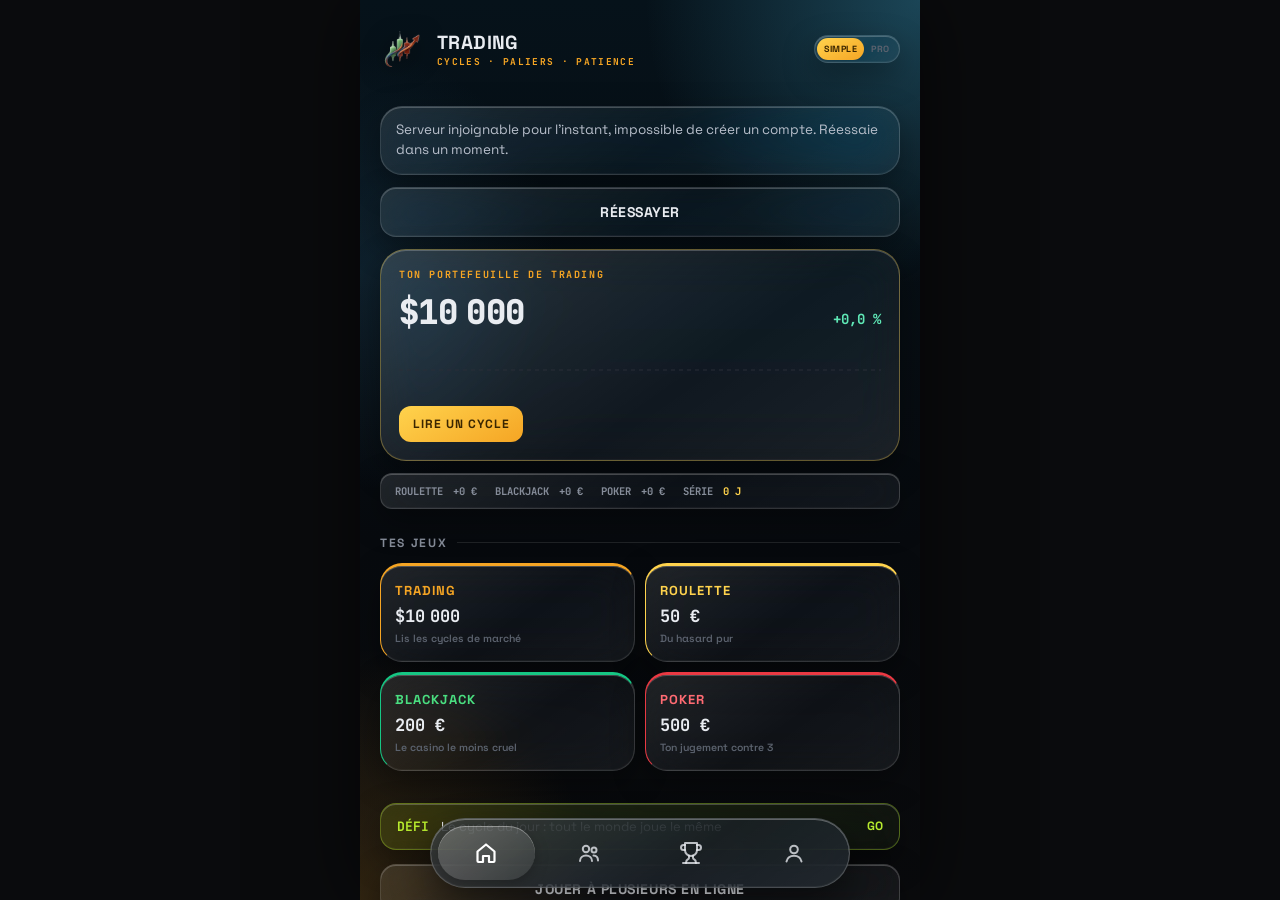
<file: index.html>
<!doctype html>
<html lang="fr">
<head>
<meta charset="utf-8">
<meta name="viewport" content="width=device-width,initial-scale=1,maximum-scale=1,user-scalable=no,viewport-fit=cover">
<meta name="theme-color" content="#0a0b0d">
<meta name="apple-mobile-web-app-capable" content="yes">
<meta name="mobile-web-app-capable" content="yes">
<meta name="apple-mobile-web-app-status-bar-style" content="black-translucent">
<meta name="apple-mobile-web-app-title" content="Trading">
<link rel="manifest" href="manifest.webmanifest">
<link rel="apple-touch-icon" href="assets/icons/icon-180.png?v=3">
<link rel="apple-touch-icon" sizes="152x152" href="assets/icons/icon-152.png?v=3">
<link rel="apple-touch-icon" sizes="180x180" href="assets/icons/icon-180.png?v=3">
<link rel="icon" href="assets/icons/favicon.png?v=3">
<link rel="preconnect" href="https://fonts.googleapis.com">
<link rel="preconnect" href="https://fonts.gstatic.com" crossorigin>
<link rel="stylesheet" href="https://fonts.googleapis.com/css2?family=JetBrains+Mono:wght@500;700;800&family=Space+Grotesk:wght@400;500;600;700&display=swap">
<link rel="stylesheet" href="assets/css/style.css">
<title>Trading</title>
</head>
<body>
<div id="app">
<section class="page avec-nav">
  <div class="brand">
    <div class="mark"><img src="assets/icons/logo.png" alt=""></div>
    <div style="flex:1"><div class="nm">TRADING</div><div class="sb">CYCLES &middot; PALIERS &middot; PATIENCE</div></div>
    <div class="modesw" id="modesw"><b data-m="simple">SIMPLE</b><b data-m="pro">PRO</b></div>
  </div>

  <div id="authbox"><p class="note">Chargement&hellip;</p></div>

  <a class="hero" id="hero" href="app.html">
    <span class="hero-lab" id="hero-lab">NOUVELLE PARTIE DE TRADING</span>
    <span class="hero-ligne"><b id="hero-cash">$10 000</b><i id="hero-var"></i></span>
    <canvas id="hero-courbe" aria-hidden="true"></canvas>
    <span class="hero-cta" id="hero-cta">LIRE UN CYCLE</span>
  </a>

  <div class="ticker" id="ticker"></div>

  <h2>Tes jeux</h2>
  <div class="jeux">
    <a class="jeu j-tr" href="app.html"><div class="t">TRADING</div><div class="s" id="j-trading">$10 000</div>
      <div class="d">Lis les cycles de marché</div><span class="pastille" id="j-reprise" hidden>EN COURS</span></a>
    <a class="jeu j-rl" href="roulette.html"><div class="t">ROULETTE</div><div class="s" id="j-roulette">50 €</div>
      <div class="d">Du hasard pur</div></a>
    <a class="jeu j-bj" href="blackjack.html"><div class="t">BLACKJACK</div><div class="s" id="j-blackjack">200 €</div>
      <div class="d">Le casino le moins cruel</div></a>
    <a class="jeu j-pk" href="poker.html"><div class="t">POKER</div><div class="s" id="j-poker">500 €</div>
      <div class="d">Ton jugement contre 3</div></a>
  </div>

  <a class="bandeau-defi" href="defi.html" id="b-defi">
    <b>DÉFI</b><span id="defi-txt">Le cycle du jour : tout le monde joue le même</span><s>GO</s>
  </a>

  <a class="btn ghost" href="salon.html">JOUER À PLUSIEURS EN LIGNE</a>
  <p class="note" style="text-align:center;margin-top:6px">Roulette, blackjack et poker
  avec tes amis, sur la même table et en temps réel.</p>

  <div class="a2hs" id="a2hs">
    <b>Installer sur l'écran d'accueil</b><br>
    iPhone : bouton Partager dans Safari → <b>Sur l'écran d'accueil</b>.<br>
    Android : menu ⋮ → <b>Installer l'application</b>.
  </div>
  <div class="grow"></div>
  <p class="note" style="text-align:center;margin-top:22px">Outil d'entraînement pédagogique.
  Aucune recommandation d'investissement.</p>
</section>
<nav class="tabbar" data-on="accueil"></nav>
</div>
<script src="assets/js/core.js"></script>
<script src="assets/js/audio.js"></script>
<script src="assets/data/catalogue.js"></script>
<script src="assets/js/score.js"></script>
<script src="assets/js/cloud.js"></script>
<script src="assets/js/ui.js"></script>
<script src="assets/js/home.js"></script>
</body></html>
</file>
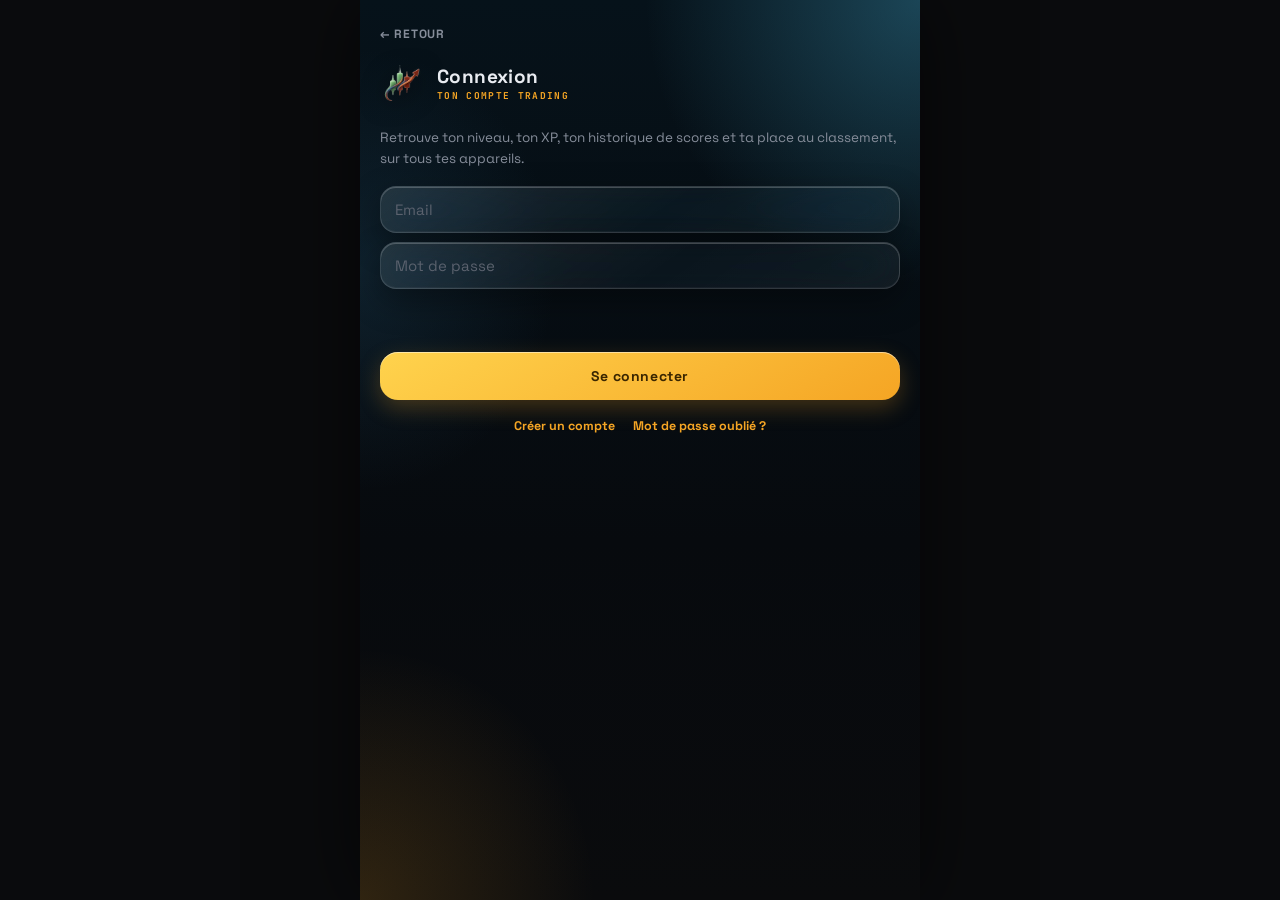
<file: app.html>
<!doctype html>
<html lang="fr">
<head>
<meta charset="utf-8">
<meta name="viewport" content="width=device-width,initial-scale=1,maximum-scale=1,user-scalable=no,viewport-fit=cover">
<meta name="theme-color" content="#0a0b0d">
<meta name="apple-mobile-web-app-capable" content="yes">
<meta name="mobile-web-app-capable" content="yes">
<meta name="apple-mobile-web-app-status-bar-style" content="black-translucent">
<meta name="apple-mobile-web-app-title" content="Trading">
<link rel="manifest" href="manifest.webmanifest">
<link rel="apple-touch-icon" href="assets/icons/icon-180.png?v=3">
<link rel="apple-touch-icon" sizes="152x152" href="assets/icons/icon-152.png?v=3">
<link rel="apple-touch-icon" sizes="180x180" href="assets/icons/icon-180.png?v=3">
<link rel="icon" href="assets/icons/favicon.png?v=3">
<link rel="preconnect" href="https://fonts.googleapis.com">
<link rel="preconnect" href="https://fonts.gstatic.com" crossorigin>
<link rel="stylesheet" href="https://fonts.googleapis.com/css2?family=JetBrains+Mono:wght@500;700;800&family=Space+Grotesk:wght@400;500;600;700&display=swap">
<link rel="stylesheet" href="assets/css/style.css">
<title>Trading</title>
</head>
<body>
<div id="app">

<!-- ============ RÉGLAGES AVANT LA PARTIE ============ -->
<section class="screen on" id="s-setup" style="overflow-y:auto;padding:calc(env(safe-area-inset-top) + 22px) 20px calc(env(safe-area-inset-bottom) + 20px)">
  <div class="phead" style="margin-bottom:20px">
    <a class="back" href="index.html" style="margin:0">← ACCUEIL</a>
    <div class="pinfo" style="text-align:center">
      <div class="prow" style="justify-content:center"><span>TRADING</span></div>
      <div class="note">nouvelle partie</div>
    </div>
    <div class="modesw" id="modesw"><b data-m="simple">SIMPLE</b><b data-m="pro">PRO</b></div>
  </div>

  <div id="reprise"></div>

  <div class="walletbig"><u>TON PORTEFEUILLE</u><b id="su-cash">$10 000</b></div>

  <div class="etape"><s>1</s> Sur quoi tu joues</div>
  <div id="marchebox"></div>

  <div class="etape"><s>2</s> Comment tu joues</div>

  <div class="reglage" style="margin-top:6px">
    <div class="lab"><u>CE QUE TU ENGAGES</u><b id="su-partv">100 %</b></div>
    <input type="range" id="su-part" min="5" max="100" step="5" value="100">
    <div class="note" id="su-parte"></div>
  </div>

  <div class="reglage">
    <div class="lab"><u>NOMBRE DE MANCHES</u><b id="su-manchesv">10</b></div>
    <input type="range" id="su-manches" min="5" max="25" step="1" value="10">
    <div class="note">le cycle sera découpé en autant de moments de décision</div>
  </div>

  <p class="expl">Ce que tu n'engages pas reste au chaud et ne bouge pas.
  Plus tu découpes en manches, plus tu peux fractionner tes entrées — et plus la partie est longue.</p>

  <button class="btn play" id="su-go">LANCER LA PARTIE <span id="su-marche" class="btnsub">TOUT</span></button>
  <details class="aide">
    <summary>Comment on joue ?</summary>
    <ol>
      <li>Un vrai cycle de marché s'affiche, sans nom ni date.</li>
      <li><b>Dézoome</b> (bouton −) pour voir d'où vient le prix.</li>
      <li>Glisse la carte : <b>à droite pour acheter</b>, <b>à gauche pour attendre</b>,
        <b>vers le haut pour encaisser</b>. Plus tu glisses loin, plus tu engages.</li>
      <li>À la fin, l'actif et la période sont révélés, avec ta note de méthode.</li>
    </ol>
    <p class="note">Au clavier : flèche droite achète 15 %, flèche gauche attend, flèche haut encaisse 25 %, + et − zooment.</p>
  </details>
</section>

<!-- ============ ÉCRAN DE JEU ============ -->
<section class="screen" id="s-game">
  <div class="topbar">
    <div class="lvl">
      <div class="lvl-badge" id="t-lvl">1</div>
      <div class="lvl-meta">
        <b id="t-xp">0 XP</b>
        <div class="xpmini"><i id="t-xpbar" style="width:0%"></i></div>
      </div>
    </div>
    <span class="marchebtn" id="t-marche">TOUT</span>
    <button class="wordbtn sm aidebtn" data-aide="trading" aria-label="Comment jouer">?</button>
    <button class="wordbtn sm" id="b-sound">SON</button>
    <button class="wordbtn sm" id="b-menu">ACCUEIL</button>
  </div>

  <div class="subbar">
    <span id="t-round">MANCHE 1 / 9</span>
    <span class="dots" id="t-dots"></span>
    <div class="modesw"><b data-m="simple">SIMPLE</b><b data-m="pro">PRO</b></div>
  </div>

  <div class="stats">
    <div class="stat"><u>DISPONIBLE</u><b id="t-cash">10 000</b></div>
    <div class="stat"><u>PLACÉ</u><b id="t-inv">0</b></div>
    <div class="stat"><u>PALIERS</u><b id="t-pal">0</b></div>
    <div class="stat"><u>PRIX MOYEN</u><b id="t-pru">&mdash;</b></div>
  </div>

  <div class="money">
    <div class="mcol"><u>DISPONIBLE</u><b id="m-cash">$10 000</b></div>
    <div class="bar"><i id="m-bar" style="width:100%"></i></div>
    <div class="mcol right"><u>PLACÉ</u><b id="m-place">$0</b></div>
    <div class="mcol right"><u>PALIERS</u><b id="m-pal">0</b></div>
  </div>

  <div class="chartwrap" id="chartwrap">
    <canvas id="chart"></canvas>
    <button class="chip anon" id="chipanon">ACTIF <span class="q">? ? ?</span> &middot; P&Eacute;RIODE MASQU&Eacute;E</button>
    <div class="anonbulle" id="anonbulle">L'actif et les dates sont cachés jusqu'à la fin du cycle.
      C'est fait exprès : sans le nom, tu lis la forme du marché au lieu de te souvenir de l'histoire.</div>
    <div class="zoomctl">
      <button class="zbtn" id="b-zout" aria-label="D&eacute;zoomer">&minus;</button>
      <button class="zbtn" id="b-zin" aria-label="Zoomer">+</button>
      <button class="zbtn sm" id="b-scale">LOG</button>
      <div class="chip" style="position:static;justify-content:center;padding:6px 9px" id="t-span">3 ANS</div>
    </div>
    <div class="gate hide" id="gate"><span></span><span id="gatetxt"></span></div>
  </div>

  <div class="deck">
    <div class="hints">
      <span>&#9664; ATTENDRE</span><span id="hint-up">&#9650; ENCAISSER</span><span>ACHETER &#9654;</span>
    </div>
    <div class="card" id="card">
      <div class="tint" id="tint"></div>
      <div class="arrow l"></div><div class="arrow r"></div>
      <div class="uphint" id="uphint">&#9650; ENCAISSER</div>
      <div class="face" id="face">
        <div class="big" id="f-big"></div>
        <div class="sub" id="f-sub"></div>
      </div>
      <div class="gauge" id="gauge">
        <i id="gaugefill"></i>
        <s class="mark" style="left:35%"></s><s class="mark" style="left:66%"></s>
      </div>
    </div>
    <button class="btn" id="b-bilan" style="display:none;margin-top:0">RETOUR AU BILAN</button>
  </div>
  <div class="toast" id="toast"></div>
  <div id="flash"><b></b></div>
  <div class="prolonge" id="prolonge"><div class="pbody"></div></div>
</section>

<!-- ============ BILAN DE FIN DE CYCLE ============ -->
<section class="screen" id="s-result" style="overflow-y:auto;padding:calc(env(safe-area-inset-top) + 18px) 18px calc(env(safe-area-inset-bottom) + 20px)">
  <div id="res-body"></div>
</section>

<!-- montée de niveau -->
<div id="levelup"><div class="lu">
  <div class="ring"><b id="lu-n">2</b></div>
  <h3>NIVEAU ATTEINT</h3><p id="lu-p"></p>
</div></div>

</div>
<script src="assets/js/core.js"></script>
<script src="assets/js/audio.js"></script>
<script src="assets/data/catalogue.js"></script>
<script src="assets/js/score.js"></script>
<script src="assets/js/cloud.js"></script>
<script src="assets/js/chart.js"></script>
<script src="assets/js/game.js"></script>
<script src="assets/js/ui.js"></script>
<script src="assets/js/app.js"></script>
</body></html>
</file>
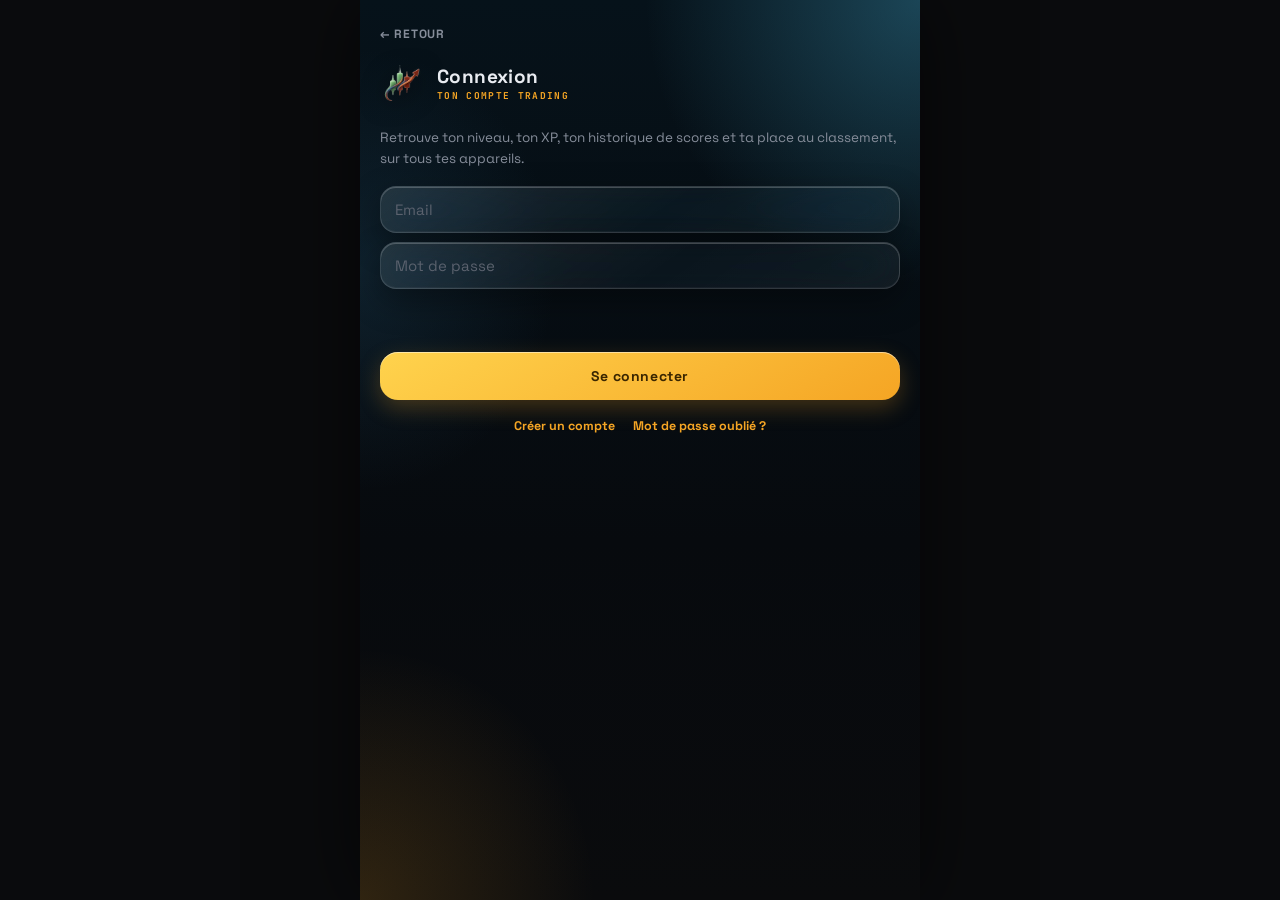
<file: blackjack.html>
<!doctype html>
<html lang="fr">
<head>
<meta charset="utf-8">
<meta name="viewport" content="width=device-width,initial-scale=1,maximum-scale=1,user-scalable=no,viewport-fit=cover">
<meta name="theme-color" content="#0a0b0d">
<meta name="apple-mobile-web-app-capable" content="yes">
<meta name="mobile-web-app-capable" content="yes">
<meta name="apple-mobile-web-app-status-bar-style" content="black-translucent">
<meta name="apple-mobile-web-app-title" content="Trading">
<link rel="manifest" href="manifest.webmanifest">
<link rel="apple-touch-icon" href="assets/icons/icon-180.png?v=3">
<link rel="icon" href="assets/icons/favicon.png?v=3">
<link rel="preconnect" href="https://fonts.googleapis.com">
<link rel="preconnect" href="https://fonts.gstatic.com" crossorigin>
<link rel="stylesheet" href="https://fonts.googleapis.com/css2?family=JetBrains+Mono:wght@500;700;800&family=Space+Grotesk:wght@400;500;600;700&display=swap">
<link rel="stylesheet" href="assets/css/style.css">
<title>Trading &middot; Blackjack</title>
</head>
<body>
<div id="app">
<section class="page jeu-bj">

  <div class="topbar">
    <div class="soldebox"><u>TA CAISSE</u><b id="bj-solde">200 €</b></div>
    <span class="marchebtn">BLACKJACK</span>
    <button class="wordbtn sm aidebtn" data-aide="blackjack" aria-label="Comment jouer">?</button>
    <button class="wordbtn sm" id="b-sound">SON</button>
    <a class="wordbtn sm" href="index.html">ACCUEIL</a>
  </div>

  <div class="subbar">
    <span>MISE <b id="bj-mise">5 €</b></span>
    <span>MAINS <b id="bj-mains-nb">0</b></span>
    <span>SABOT <b id="bj-sabot">312</b></span>
    <div class="modesw" id="modesw"><b data-m="simple">SIMPLE</b><b data-m="pro">PRO</b></div>
  </div>

  <div class="feutre">
    <div class="ligne">
      <u>CROUPIER <b id="bj-pc"></b></u>
      <div class="cartes" id="bj-croupier"></div>
    </div>
    <div class="ligne">
      <u>TOI <b id="bj-serie" style="opacity:.5"></b></u>
      <div id="bj-mains"></div>
    </div>
    <div class="bjmsg" id="bj-msg"></div>
  </div>

  <div class="resume" id="bj-resume"></div>
  <div class="ruinebox" id="ruine-bj">TU AS TOUT PERDU<span>caisse remise à 200 €</span></div>

  <div id="bj-actions" class="bjactions" style="display:none">
    <button class="btn" id="b-tirer">TIRER</button>
    <button class="btn ghost" id="b-rester">RESTER</button>
    <div class="row">
      <button class="btn ghost" id="b-doubler">DOUBLER</button>
      <button class="btn ghost" id="b-separer">SÉPARER</button>
    </div>
  </div>

  <button class="btn" id="b-rejouer" style="display:none">MAIN SUIVANTE</button>

  <div id="bj-tapis">
    <div class="jetons">
      <u>JETON</u>
      <b data-v="5" class="on">5 €</b><b data-v="10">10 €</b><b data-v="25">25 €</b><b data-v="50">50 €</b>
    </div>
    <div class="row">
      <button class="btn ghost" id="b-ajouter">AJOUTER À LA MISE</button>
      <button class="btn ghost" id="b-remise">REMETTRE À 5 €</button>
    </div>
    <button class="btn" id="b-distribuer">DISTRIBUER</button>
  </div>

  <h2>Les règles de cette table</h2>
  <p class="expl">Sabot de <b>6 jeux</b>, remélangé quand il reste un quart des cartes.
  Le croupier tire jusqu'à 16 et reste à 17, même souple. Le <b>blackjack paie 3 contre 2</b>,
  une égalité est remboursée. Tu peux doubler sur tes deux premières cartes et séparer
  jusqu'à quatre mains.</p>
  <p class="expl"><b>Pas d'assurance sur cette table</b>, volontairement : c'est le pari
  le plus perdant du blackjack, il coûte environ 7 % de la somme engagée à long terme.
  Le reste est du blackjack standard, où la banque garde à peu près 0,5 % si tu joues bien.</p>

  <div class="grow"></div>
</section>
</div>
<script src="assets/js/core.js"></script>
<script src="assets/js/audio.js"></script>
<script src="assets/js/cloud.js"></script>
<script src="assets/js/regles.js"></script>
<script src="assets/js/blackjack.js"></script>
</body></html>
</file>
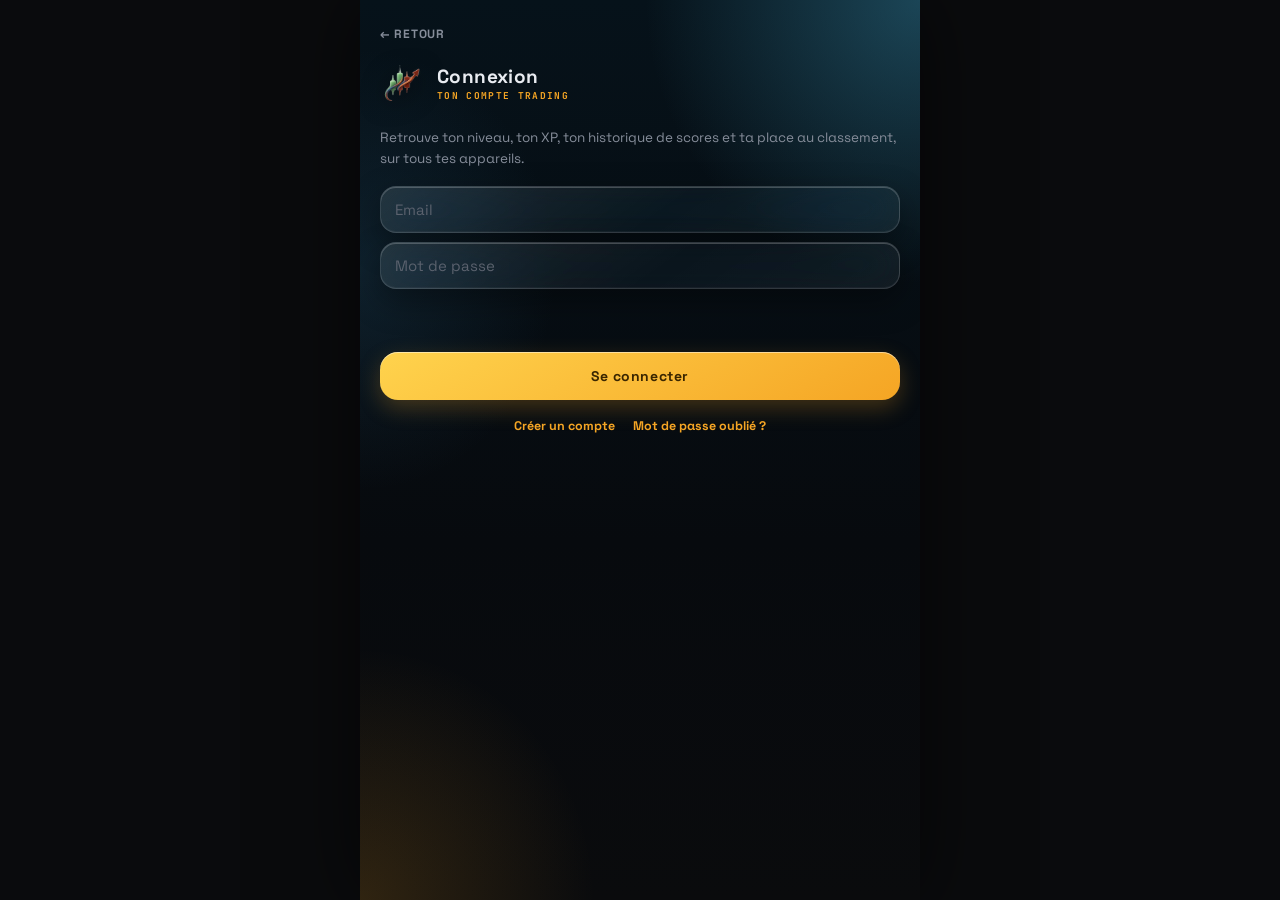
<file: defi.html>
<!doctype html>
<html lang="fr">
<head>
<meta charset="utf-8">
<meta name="viewport" content="width=device-width,initial-scale=1,maximum-scale=1,user-scalable=no,viewport-fit=cover">
<meta name="theme-color" content="#0a0b0d">
<meta name="apple-mobile-web-app-capable" content="yes">
<meta name="mobile-web-app-capable" content="yes">
<meta name="apple-mobile-web-app-status-bar-style" content="black-translucent">
<meta name="apple-mobile-web-app-title" content="Trading">
<link rel="manifest" href="manifest.webmanifest">
<link rel="apple-touch-icon" href="assets/icons/icon-180.png?v=3">
<link rel="icon" href="assets/icons/favicon.png?v=3">
<link rel="preconnect" href="https://fonts.googleapis.com">
<link rel="preconnect" href="https://fonts.gstatic.com" crossorigin>
<link rel="stylesheet" href="https://fonts.googleapis.com/css2?family=JetBrains+Mono:wght@500;700;800&family=Space+Grotesk:wght@400;500;600;700&display=swap">
<link rel="stylesheet" href="assets/css/style.css">
<title>Trading &middot; Défi du jour</title>
</head>
<body>
<div id="app">
<section class="page avec-nav">
  <div class="phead">
    <a class="back" href="index.html" style="margin:0">← ACCUEIL</a>
    <div style="flex:1"></div>
    <span class="compte" id="d-fin">--:--:--</span>
  </div>

  <div class="defitete">
    <u>DÉFI DU JOUR</u>
    <h1>Le même cycle pour tout le monde. Un seul essai.</h1>
    <p class="note">Classement sur la note de méthode, pas sur la chance : acheter dans la bonne zone
    et fractionner. L'actif est révélé demain, ici même.</p>
  </div>

  <div class="carte-defi">
    <canvas id="d-apercu" style="width:100%;height:120px;display:block"></canvas>
    <div class="kvl"><span>10 manches · ta part engagée habituelle</span><span id="d-nb">&nbsp;</span></div>
  </div>
  <div id="d-action"></div>

  <h2>Classement du jour</h2>
  <div id="d-lb"><p class="note">Chargement…</p></div>

  <h2 id="d-hier-t">Hier</h2>
  <div id="d-hier"><p class="note">Chargement…</p></div>
  <div class="grow"></div>
</section>
<nav class="tabbar" data-on="accueil"></nav>
</div>
<script src="assets/js/core.js"></script>
<script src="assets/js/audio.js"></script>
<script src="assets/data/catalogue.js"></script>
<script src="assets/js/score.js"></script>
<script src="assets/js/cloud.js"></script>
<script src="assets/js/ui.js"></script>
<script src="assets/js/defi.js"></script>
</body></html>
</file>
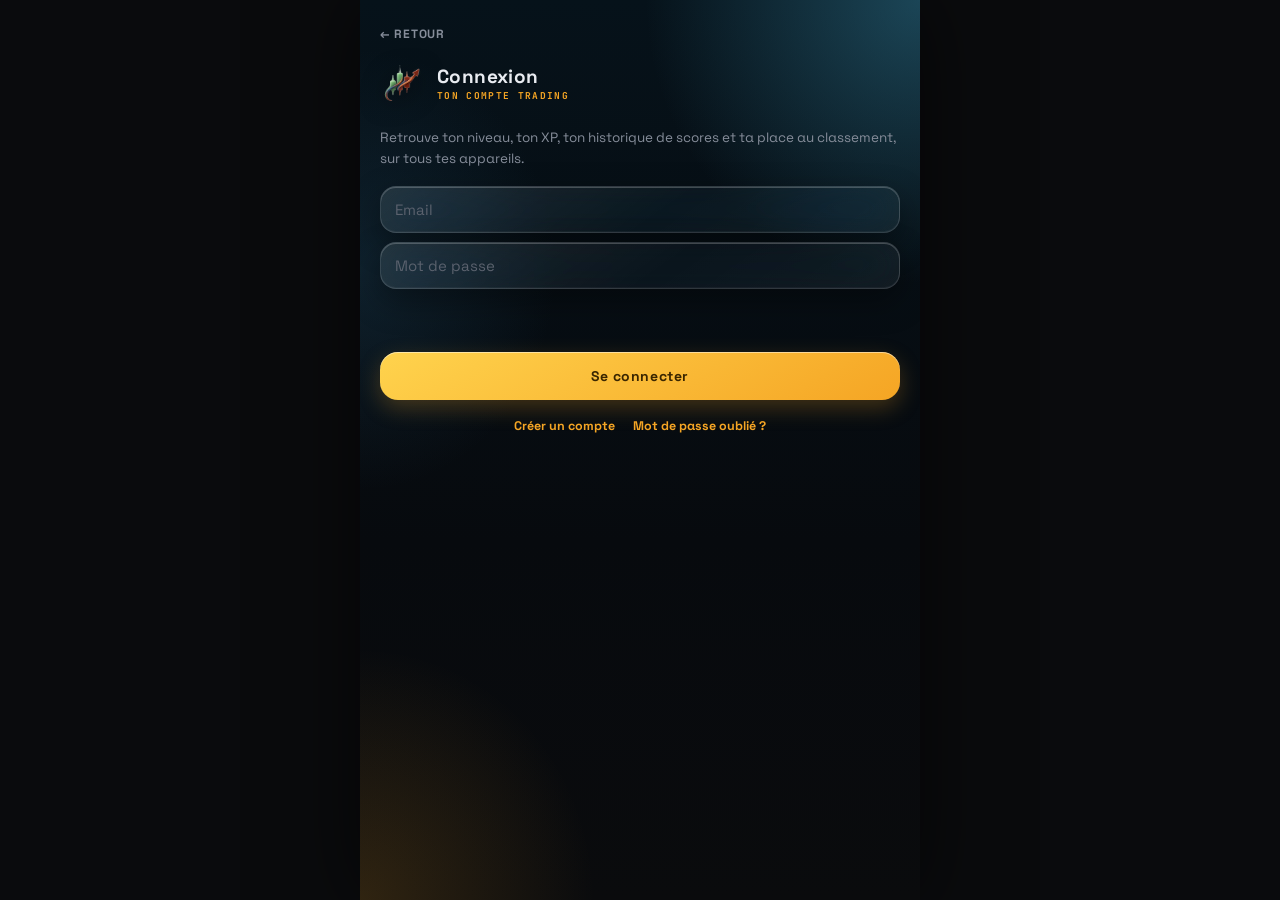
<file: login.html>
<!doctype html>
<html lang="fr">
<head>
<meta charset="utf-8">
<meta name="viewport" content="width=device-width,initial-scale=1,maximum-scale=1,user-scalable=no,viewport-fit=cover">
<meta name="theme-color" content="#0a0b0d">
<meta name="apple-mobile-web-app-capable" content="yes">
<meta name="mobile-web-app-capable" content="yes">
<meta name="apple-mobile-web-app-status-bar-style" content="black-translucent">
<meta name="apple-mobile-web-app-title" content="Trading">
<link rel="manifest" href="manifest.webmanifest">
<link rel="apple-touch-icon" href="assets/icons/icon-180.png?v=3">
<link rel="apple-touch-icon" sizes="152x152" href="assets/icons/icon-152.png?v=3">
<link rel="apple-touch-icon" sizes="180x180" href="assets/icons/icon-180.png?v=3">
<link rel="icon" href="assets/icons/favicon.png?v=3">
<link rel="preconnect" href="https://fonts.googleapis.com">
<link rel="preconnect" href="https://fonts.gstatic.com" crossorigin>
<link rel="stylesheet" href="https://fonts.googleapis.com/css2?family=JetBrains+Mono:wght@500;700;800&family=Space+Grotesk:wght@400;500;600;700&display=swap">
<link rel="stylesheet" href="assets/css/style.css">
<title>Trading · Connexion</title>
</head>
<body>
<div id="app">
<section class="page">
  <a class="back" href="index.html">← RETOUR</a>
  <div class="brand">
    <div class="mark"><img src="assets/icons/logo.png" alt=""></div>
    <div><div class="nm">Connexion</div><div class="sb">TON COMPTE TRADING</div></div>
  </div>
  <p class="lead">Retrouve ton niveau, ton XP, ton historique de scores et ta place au classement,
  sur tous tes appareils.</p>
  <div id="authform" data-mode="login">
    <input class="inp" id="i-mail" type="email" autocomplete="email" inputmode="email" placeholder="Email">
    <input class="inp" id="i-pass" type="password" autocomplete="current-password" placeholder="Mot de passe">
    <div class="err" id="err"></div><div class="ok" id="okmsg"></div>
    <button class="btn" id="submit">Se connecter</button>
  </div>
  <div class="linkrow"><a href="signup.html">Créer un compte</a><a href="#" id="b-oubli">Mot de passe oublié ?</a></div>
  <div class="grow"></div>
</section>
</div>
<script src="assets/js/core.js"></script>
<script src="assets/js/audio.js"></script>
<script src="assets/js/score.js"></script>
<script src="assets/js/cloud.js"></script>
<script src="assets/js/auth.js"></script>
</body></html>
</file>
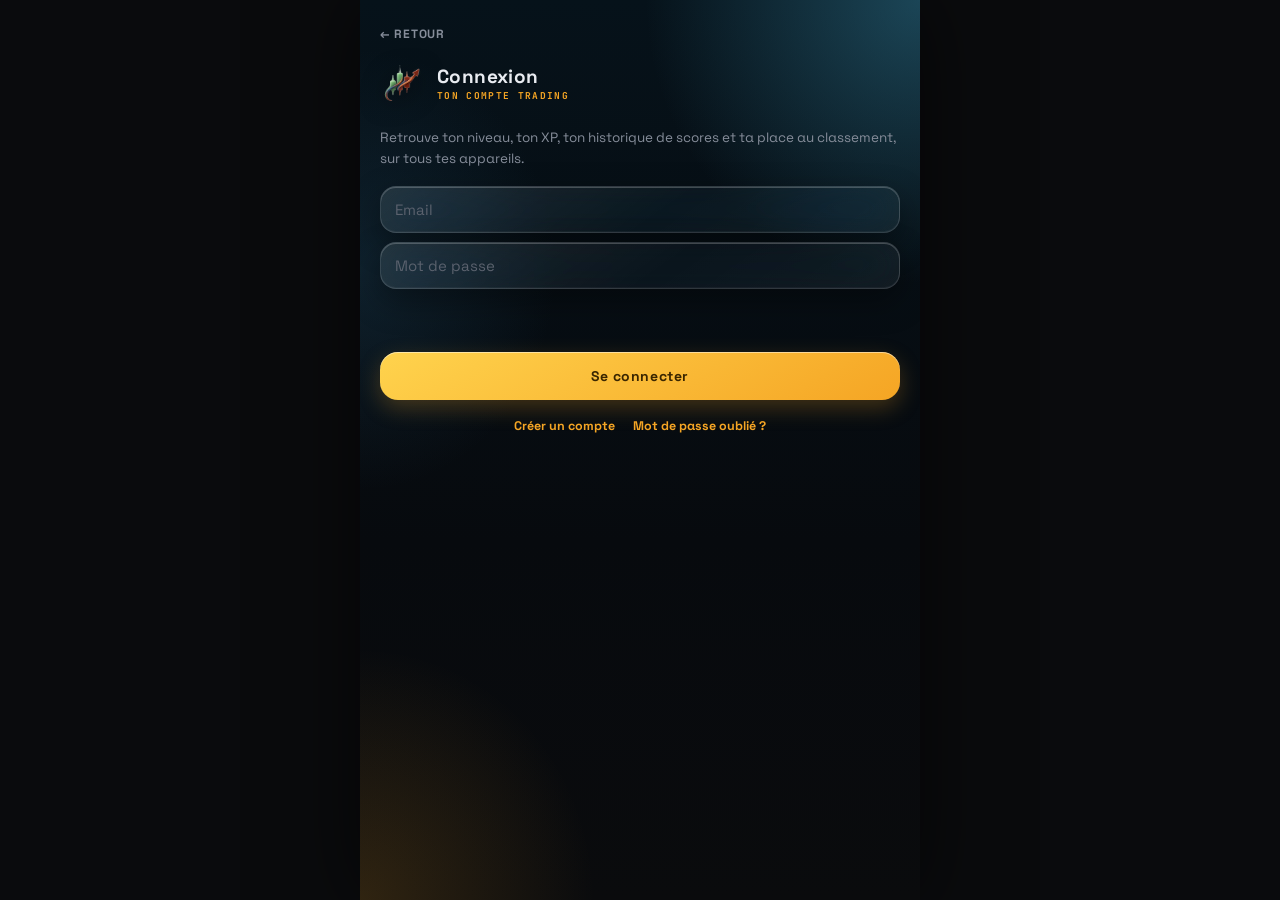
<file: poker.html>
<!doctype html>
<html lang="fr">
<head>
<meta charset="utf-8">
<meta name="viewport" content="width=device-width,initial-scale=1,maximum-scale=1,user-scalable=no,viewport-fit=cover">
<meta name="theme-color" content="#0a0b0d">
<meta name="apple-mobile-web-app-capable" content="yes">
<meta name="mobile-web-app-capable" content="yes">
<meta name="apple-mobile-web-app-status-bar-style" content="black-translucent">
<meta name="apple-mobile-web-app-title" content="Trading">
<link rel="manifest" href="manifest.webmanifest">
<link rel="apple-touch-icon" href="assets/icons/icon-180.png?v=3">
<link rel="icon" href="assets/icons/favicon.png?v=3">
<link rel="preconnect" href="https://fonts.googleapis.com">
<link rel="preconnect" href="https://fonts.gstatic.com" crossorigin>
<link rel="stylesheet" href="https://fonts.googleapis.com/css2?family=JetBrains+Mono:wght@500;700;800&family=Space+Grotesk:wght@400;500;600;700&display=swap">
<link rel="stylesheet" href="assets/css/style.css">
<title>Trading &middot; Poker</title>
</head>
<body>
<div id="app">
<section class="page jeu-pk">

  <div class="topbar">
    <div class="soldebox"><u>TA CAVE</u><b id="pk-solde">500 &euro;</b></div>
    <span class="marchebtn">POKER</span>
    <button class="wordbtn sm aidebtn" data-aide="poker" aria-label="Comment jouer">?</button>
    <button class="wordbtn sm" id="b-sound">SON</button>
    <a class="wordbtn sm" href="index.html">ACCUEIL</a>
  </div>

  <div class="subbar">
    <span>POT <b id="pk-pot">0 &euro;</b></span>
    <span id="pk-tour"></span>
    <span>MAINS <b id="pk-mains">0</b></span>
    <div class="modesw" id="modesw"><b data-m="simple">SIMPLE</b><b data-m="pro">PRO</b></div>
  </div>

  <div class="feutre pk">
    <div class="pkbots" id="pk-bots"></div>
    <div class="ligne">
      <u>CARTES COMMUNES</u>
      <div class="cartes" id="pk-commune"></div>
    </div>
    <div class="ligne">
      <u>TA MAIN <b id="pk-force"></b></u>
      <div class="cartes" id="pk-main"></div>
      <div class="pktapis">Ta cave : <b id="pk-tapis">500 &euro;</b> &middot; engag&eacute; : <b id="pk-engage">&mdash;</b></div>
    </div>
    <div class="bjmsg" id="pk-msg"></div>
  </div>

  <div class="resume" id="pk-resume"></div>
  <div class="ruinebox" id="ruine-pk">TU AS TOUT PERDU<span>cave remise &agrave; 500 &euro;</span></div>

  <div id="pk-actions" class="bjactions" style="display:none">
    <button class="btn" id="b-suivre">SUIVRE</button>
    <div class="row">
      <button class="btn ghost" id="b-relancer">RELANCER</button>
      <button class="btn ghost" id="b-coucher">SE COUCHER</button>
    </div>
    <button class="btn ghost" id="b-tapis">TAPIS</button>
  </div>

  <button class="btn" id="pk-nouvelle">NOUVELLE MAIN</button>

  <h2>Les r&egrave;gles de cette table</h2>
  <p class="expl">Texas Hold'em, quatre joueurs, blindes de 5 et 10 &euro;.
  Deux cartes pour toi, cinq cartes communes, quatre tours d'ench&egrave;res.
  Le bouton <b>D</b> tourne &agrave; chaque main. Les adversaires jouent selon la force
  r&eacute;elle de leur main et la cote du pot, avec une part d'impr&eacute;visible.</p>
  <p class="expl">Contrairement &agrave; la roulette, le poker n'a <b>pas d'avantage math&eacute;matique
  contre toi</b> : sur la dur&eacute;e, c'est ton jugement qui d&eacute;cide. C'est le jeu le plus
  proche du trading dans cette app &mdash; on parie sur une information incompl&egrave;te,
  et bien miser compte plus que gagner souvent.</p>

  <div class="grow"></div>
</section>
</div>
<script src="assets/js/core.js"></script>
<script src="assets/js/audio.js"></script>
<script src="assets/js/cloud.js"></script>
<script src="assets/js/regles.js"></script>
<script src="assets/js/poker.js"></script>
</body></html>
</file>
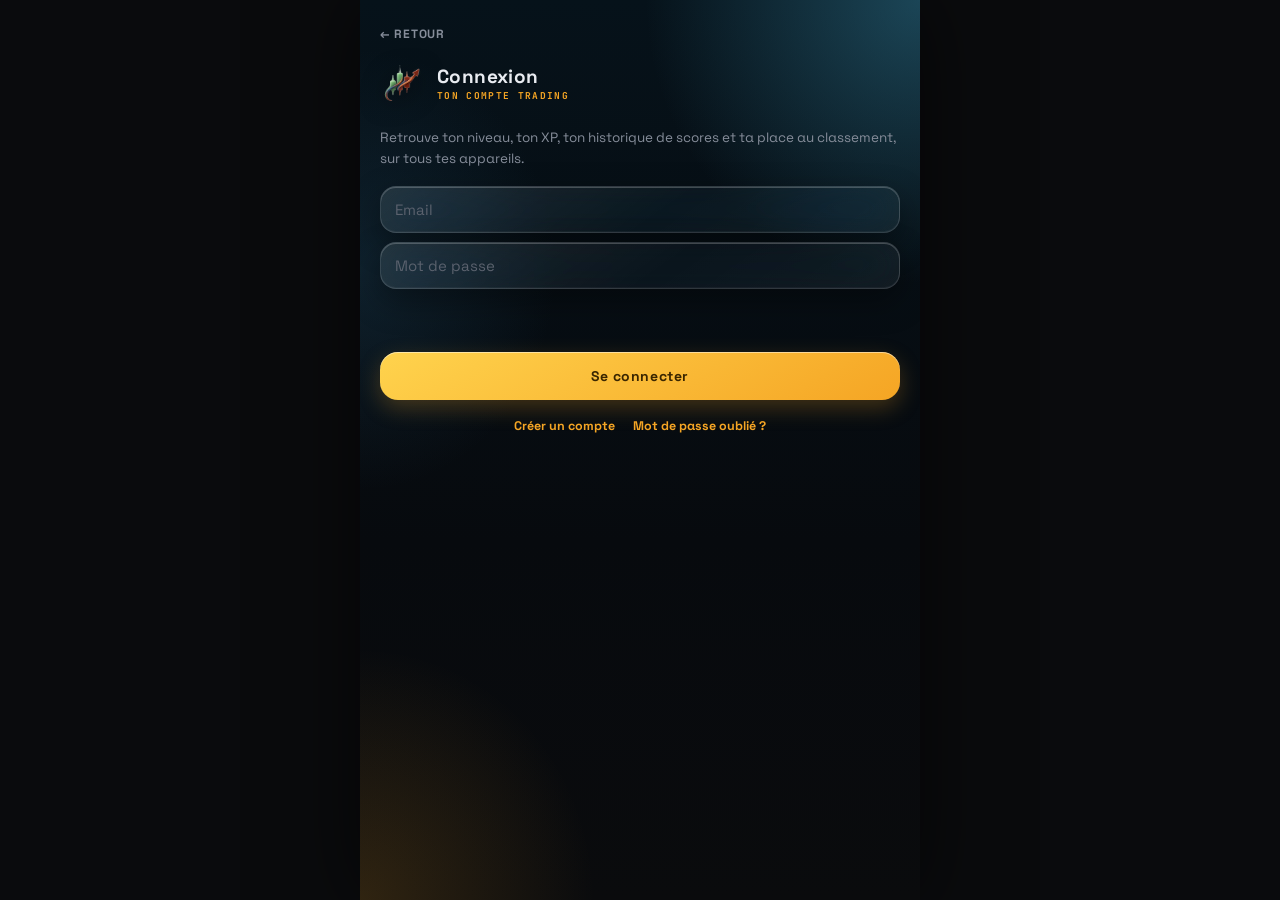
<file: profil.html>
<!doctype html>
<html lang="fr">
<head>
<meta charset="utf-8">
<meta name="viewport" content="width=device-width,initial-scale=1,maximum-scale=1,user-scalable=no,viewport-fit=cover">
<meta name="theme-color" content="#0a0b0d">
<meta name="apple-mobile-web-app-capable" content="yes">
<meta name="mobile-web-app-capable" content="yes">
<meta name="apple-mobile-web-app-status-bar-style" content="black-translucent">
<meta name="apple-mobile-web-app-title" content="Trading">
<link rel="manifest" href="manifest.webmanifest">
<link rel="apple-touch-icon" href="assets/icons/icon-180.png?v=3">
<link rel="icon" href="assets/icons/favicon.png?v=3">
<link rel="preconnect" href="https://fonts.googleapis.com">
<link rel="preconnect" href="https://fonts.gstatic.com" crossorigin>
<link rel="stylesheet" href="https://fonts.googleapis.com/css2?family=JetBrains+Mono:wght@500;700;800&family=Space+Grotesk:wght@400;500;600;700&display=swap">
<link rel="stylesheet" href="assets/css/style.css">
<title>Trading &middot; Mon compte</title>
</head>
<body>
<div id="app">
<section class="page avec-nav">

  <div class="phead" id="haut">
    <button class="bigav" id="p-av" aria-label="Changer la photo"><span id="p-avin"></span></button>
    <div class="pinfo">
      <div class="prow"><span id="p-nom">Toi</span></div>
      <div class="note" id="p-meta"></div>
    </div>
    <button class="wordbtn sm" id="p-editbtn">MODIFIER</button>
  </div>

  <div class="walletbig" id="p-wallet"></div>
  <div class="caisses" id="p-caisses"></div>

  <div id="p-edit" class="editbox">
    <input class="inp" id="e-pseudo" maxlength="18" placeholder="Ton pseudo">
    <div class="row">
      <button class="btn ghost" id="e-photo">CHOISIR UNE PHOTO</button>
      <button class="btn ghost" id="e-rm">RETIRER LA PHOTO</button>
    </div>
    <div class="err" id="e-err"></div><div class="ok" id="e-ok"></div>
    <div class="row">
      <button class="btn" id="e-save">ENREGISTRER</button>
      <button class="btn ghost" id="e-cancel">ANNULER</button>
    </div>
    <input type="file" id="e-file" accept="image/*" style="display:none">
  </div>

  <div id="p-mission"></div>

  <h2>Tes stats de trading</h2>
  <div id="p-stats"></div>

  <h2 id="classement">Classement</h2>
  <div id="p-lb"><p class="note">Chargement&hellip;</p></div>

  <h2>Ton argent dans le temps</h2>
  <canvas id="calib" style="width:100%;height:160px;display:block"></canvas>
  <p class="expl">Chaque point est un cycle joué. La ligne pointillée est ton point de départ :
  10&nbsp;000&nbsp;$. Un point rouge veut dire que tu avais tout perdu.</p>

  <h2>Réglages</h2>
  <div class="kv">
    <span>Affichage
      <span class="note" style="display:block;margin-top:3px">SIMPLE montre des mots et des gestes,
      PRO les chiffres et le détail. Même progression.</span>
    </span>
    <div class="modesw" id="modesw"><b data-m="simple">SIMPLE</b><b data-m="pro">PRO</b></div>
  </div>
  <div class="kv">
    <span>Effets sonores</span>
    <button class="sw" id="s-son" role="switch" aria-checked="true"><i></i></button>
  </div>
  <div class="kv">
    <span>Obliger à dézoomer avant de décider
      <span class="note" style="display:block;margin-top:3px">Bloque la décision tant que tu n'as pas
      pris de recul sur le cycle.</span>
    </span>
    <button class="sw" id="s-gate" role="switch" aria-checked="false"><i></i></button>
  </div>
  <div class="kv">
    <span>Rappel quotidien
      <span class="note" style="display:block;margin-top:3px">Une notification par jour pour venir jouer un cycle.</span>
    </span>
    <button class="sw" id="s-notif" role="switch" aria-checked="false"><i></i></button>
  </div>
  <div class="err" id="n-err"></div>

  <h2>Historique</h2>
  <div id="p-hist"></div>

  <button class="btn ghost" id="b-out" style="margin-top:22px">SE DÉCONNECTER</button>
  <div class="grow"></div>
</section>
<nav class="tabbar" data-on="compte"></nav>
<div class="fiche" id="fiche"></div>
</div>
<script src="assets/js/core.js"></script>
<script src="assets/js/audio.js"></script>
<script src="assets/data/catalogue.js"></script>
<script src="assets/js/score.js"></script>
<script src="assets/js/cloud.js"></script>
<script src="assets/js/ui.js"></script>
<script src="assets/js/notif.js"></script>
<script src="assets/js/profil.js"></script>
</body></html>
</file>
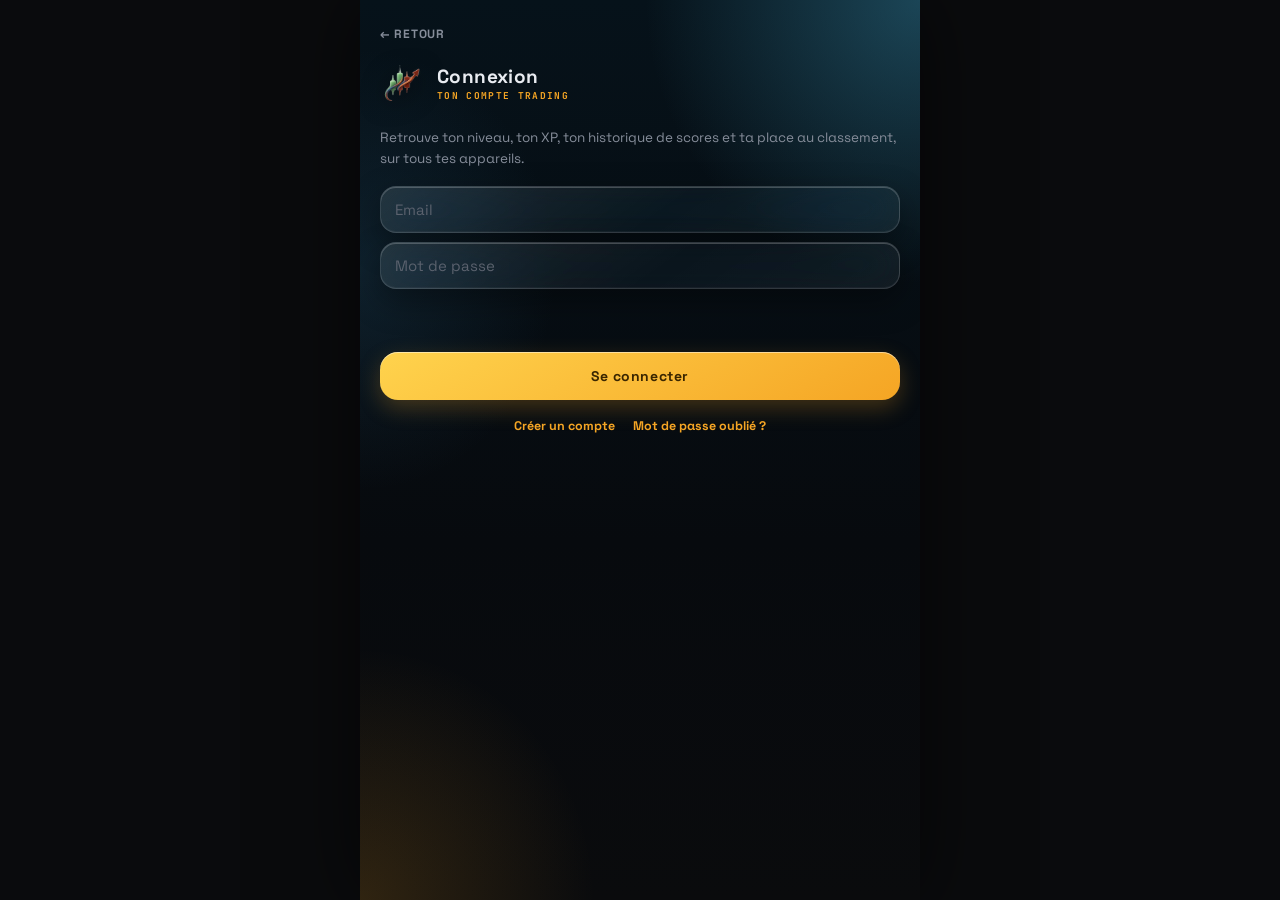
<file: roulette.html>
<!doctype html>
<html lang="fr">
<head>
<meta charset="utf-8">
<meta name="viewport" content="width=device-width,initial-scale=1,maximum-scale=1,user-scalable=no,viewport-fit=cover">
<meta name="theme-color" content="#0a0b0d">
<meta name="apple-mobile-web-app-capable" content="yes">
<meta name="mobile-web-app-capable" content="yes">
<meta name="apple-mobile-web-app-status-bar-style" content="black-translucent">
<meta name="apple-mobile-web-app-title" content="Trading">
<link rel="manifest" href="manifest.webmanifest">
<link rel="apple-touch-icon" href="assets/icons/icon-180.png?v=3">
<link rel="icon" href="assets/icons/favicon.png?v=3">
<link rel="preconnect" href="https://fonts.googleapis.com">
<link rel="preconnect" href="https://fonts.gstatic.com" crossorigin>
<link rel="stylesheet" href="https://fonts.googleapis.com/css2?family=JetBrains+Mono:wght@500;700;800&family=Space+Grotesk:wght@400;500;600;700&display=swap">
<link rel="stylesheet" href="assets/css/style.css">
<title>Trading &middot; Roulette</title>
</head>
<body>
<div id="app">
<section class="page rl">

  <div class="topbar">
    <div class="soldebox">
      <u>TA CAISSE</u><b id="rl-solde">50 €</b>
    </div>
    <span class="marchebtn">ROULETTE</span>
    <button class="wordbtn sm aidebtn" data-aide="roulette" aria-label="Comment jouer">?</button>
    <button class="wordbtn sm" id="b-sound">SON</button>
    <a class="wordbtn sm" href="index.html">ACCUEIL</a>
  </div>

  <div class="subbar">
    <span>MISE <b id="rl-mise" style="color:var(--gold2)">0 €</b></span>
    <span>TOURS <b id="rl-tours">0</b></span>
    <span>SÉRIE <b id="rl-serie">—</b></span>
    <div class="modesw" id="modesw"><b data-m="simple">SIMPLE</b><b data-m="pro">PRO</b></div>
  </div>

  <div class="roulettewrap">
    <canvas id="roue"></canvas>
    <div class="resultat" id="resultat">
      <div class="resnum" id="res-num">0</div>
      <div class="restxt" id="res-txt"></div>
      <div class="resgain" id="res-gain"></div>
      <div class="resdetail" id="res-detail"></div>
    </div>
    <div class="rlmsg" id="rl-msg"></div>
  </div>

  <div class="ruinebox" id="ruine-rl">TU AS TOUT PERDU<span>caisse remise à 50 €</span></div>

  <div class="hist" id="rl-hist"></div>

  <div class="jetons">
    <u>JETON</u>
    <b data-v="1" class="on">1 €</b><b data-v="2">2 €</b><b data-v="5">5 €</b>
    <b data-v="10">10 €</b><b data-v="25">25 €</b>
  </div>

  <div id="tapis"></div>

  <div class="rlactions">
    <button class="btn" id="b-lancer">LANCER LA BILLE</button>
    <div class="row">
      <button class="btn ghost" id="b-annuler">ANNULER</button>
      <button class="btn ghost" id="b-remiser" disabled>MÊMES MISES</button>
      <button class="btn ghost" id="b-vider">TOUT RETIRER</button>
    </div>
  </div>

  <h2>Ce qui est déjà sorti</h2>
  <div class="fen">
    <b data-f="100" class="on">100 DERNIERS</b><b data-f="1000">1 000</b><b data-f="10000">10 000</b>
  </div>
  <div id="rl-stats"></div>
  <p class="expl"><b>Ces chiffres ne prédisent rien.</b> Chaque tour est indépendant :
  le rouge a exactement 18 chances sur 37 de sortir, que le noir soit tombé une fois
  ou quinze fois d'affilée. C'est la différence avec le trading, où les cycles ont
  une vraie forme. Ici, c'est du hasard pur — et sur la durée, la caisse du casino gagne.</p>

  <p class="expl">Roulette européenne : 37 cases, un seul zéro. Un numéro plein paie 35 fois
  la mise, une douzaine ou une colonne 2 fois, rouge, noir, pair, impair et les moitiés
  paient 1 fois. Le numéro est tiré au sort avant que la bille ne parte.</p>

  <div class="grow"></div>
</section>
</div>
<script src="assets/js/core.js"></script>
<script src="assets/js/audio.js"></script>
<script src="assets/js/cloud.js"></script>
<script src="assets/js/roue.js"></script>
<script src="assets/js/roulette.js"></script>
</body></html>
</file>
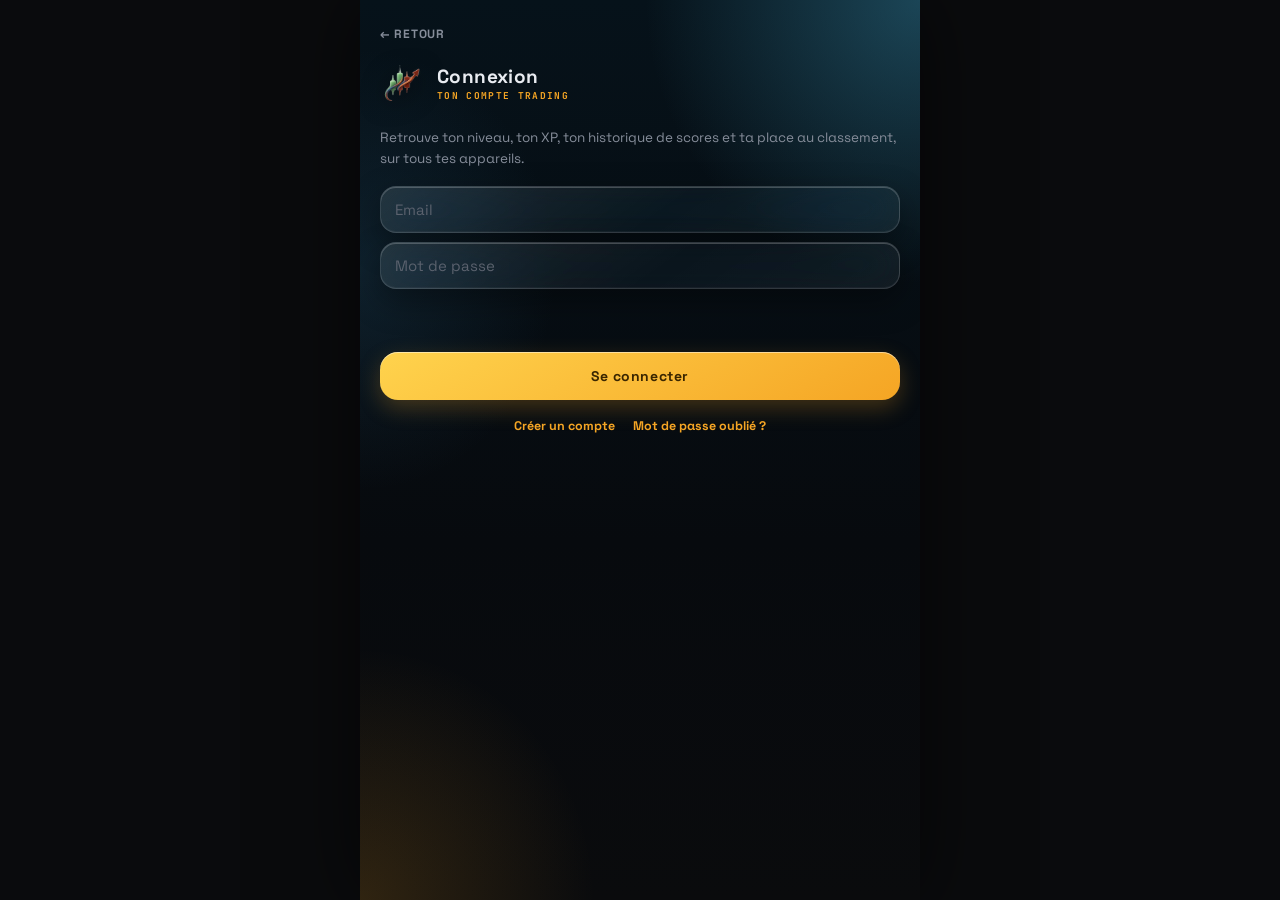
<file: salon.html>
<!doctype html>
<html lang="fr">
<head>
<meta charset="utf-8">
<meta name="viewport" content="width=device-width,initial-scale=1,maximum-scale=1,user-scalable=no,viewport-fit=cover">
<meta name="theme-color" content="#0a0b0d">
<meta name="apple-mobile-web-app-capable" content="yes">
<meta name="mobile-web-app-capable" content="yes">
<meta name="apple-mobile-web-app-status-bar-style" content="black-translucent">
<meta name="apple-mobile-web-app-title" content="Trading">
<link rel="manifest" href="manifest.webmanifest">
<link rel="apple-touch-icon" href="assets/icons/icon-180.png?v=3">
<link rel="icon" href="assets/icons/favicon.png?v=3">
<link rel="preconnect" href="https://fonts.googleapis.com">
<link rel="preconnect" href="https://fonts.gstatic.com" crossorigin>
<link rel="stylesheet" href="https://fonts.googleapis.com/css2?family=JetBrains+Mono:wght@500;700;800&family=Space+Grotesk:wght@400;500;600;700&display=swap">
<link rel="stylesheet" href="assets/css/style.css">
<link rel="stylesheet" href="assets/css/salon.css">
<title>Trading &middot; En ligne</title>
</head>
<body>
<div id="app">

<!-- ============ LE HALL ============ -->
<section class="page ol avec-nav" id="vue-hall">

  <div class="topbar">
    <div class="soldebox"><u>EN LIGNE</u><b id="lien" class="lien ferme">CONNEXION…</b></div>
    <button class="wordbtn sm aidebtn" data-aide="ligne" aria-label="Comment jouer">?</button>
    <a class="wordbtn sm" href="index.html">ACCUEIL</a>
  </div>

  <h2 class="premier">JOUER À PLUSIEURS</h2>
  <p class="expl">Crée une table, envoie le code à quatre lettres à tes amis, et jouez
  tous sur la même roue, le même sabot, la même donne. Chacun mise sur sa propre caisse,
  celle de son jeu solo : ce que tu gagnes ici, tu le gardes là-bas.</p>

  <h2>Créer une table</h2>
  <div class="mgrid trois" id="choix-jeu">
    <button class="mbtn on" data-jeu="roulette">ROULETTE</button>
    <button class="mbtn" data-jeu="blackjack">BLACKJACK</button>
    <button class="mbtn" data-jeu="poker">POKER</button>
  </div>
  <input type="hidden" id="creer-jeu" value="roulette">

  <button class="btn play" id="b-creer">CRÉER UNE TABLE</button>

  <h2>Rejoindre avec un code</h2>
  <div class="joinrow">
    <input id="code-saisi" maxlength="4" autocapitalize="characters" autocomplete="off"
           spellcheck="false" placeholder="ABCD">
    <button class="btn ghost" id="b-rejoindre">REJOINDRE</button>
  </div>
  <div class="err" id="hall-err"></div>

  <h2>Tables ouvertes</h2>
  <div class="lb" id="hall-tables"><p class="note">Connexion au salon…</p></div>

  <h2>Qui est en ligne</h2>
  <div class="lb" id="hall-joueurs"></div>

  <p class="expl"><b>Rien n'est truqué.</b> Le numéro de la roulette et l'ordre des cartes
  sont tirés par le générateur cryptographique du navigateur qui tient la table. Au poker,
  tes deux cartes te sont envoyées chiffrées avec ta clé : personne d'autre que toi ne peut
  les lire pendant la main.</p>

  <div class="grow"></div>
</section>

<!-- ============ LA TABLE ============ -->
<section class="page ol" id="vue-table" style="display:none">

  <div class="topbar">
    <div class="soldebox"><u>TABLE</u><b id="t-code">····</b></div>
    <span class="marchebtn" id="t-jeu">ROULETTE</span>
    <button class="wordbtn sm" id="b-partager">INVITER</button>
    <button class="wordbtn sm" id="b-pret">PRÊT</button>
    <button class="wordbtn sm" id="b-quitter">QUITTER</button>
  </div>

  <div class="subbar"><span id="t-hote"></span></div>
  <div class="tmsg" id="t-msg"></div>

  <div class="lb compact" id="t-joueurs"></div>

  <div id="zone-jeu">

    <!-- ---------- ROULETTE ---------- -->
    <div class="zjeu" data-jeu="roulette" style="display:none">
      <div class="etatjeu" id="ol-etat">PLACEZ VOS MISES</div>
      <div class="roulettewrap">
        <canvas id="roue"></canvas>
        <div class="resultat" id="ol-res"></div>
      </div>
      <div class="subbar">
        <span>TA CAISSE <b id="ol-solde">50 €</b></span>
        <span>TA MISE <b id="ol-mise" style="color:var(--gold2)">0 €</b></span>
      </div>
      <div class="hist" id="ol-mises"></div>
      <div class="jetons" id="ol-jetons">
        <u>JETON</u>
        <b data-v="1" class="on">1 €</b><b data-v="2">2 €</b><b data-v="5">5 €</b>
        <b data-v="10">10 €</b><b data-v="25">25 €</b>
      </div>
      <div id="ol-tapis"></div>
      <div class="rlactions">
        <button class="btn" id="ol-lancer">LANCER LA BILLE</button>
        <button class="btn ghost" id="ol-vider">TOUT RETIRER</button>
      </div>
      <p class="expl">L'hôte lance la bille pour toute la table. Tout le monde voit la
      même trajectoire et le même numéro, mais chacun encaisse ou perd ses propres mises.</p>
    </div>

    <!-- ---------- BLACKJACK ---------- -->
    <div class="zjeu" data-jeu="blackjack" style="display:none">
      <div class="etatjeu" id="ol-bj-etat">MISES</div>
      <div class="feutre">
        <div class="ligne">
          <u>CROUPIER <b id="ol-bj-pc"></b></u>
          <div class="cartes" id="ol-bj-croupier"></div>
        </div>
        <div class="ligne">
          <u>LA TABLE</u>
          <div id="ol-bj-mains"></div>
        </div>
      </div>
      <div class="subbar"><span>TA CAISSE <b id="ol-bj-solde">200 €</b></span></div>
      <div id="ol-bj-tapis">
        <div class="jetons" id="ol-bj-jetons">
          <u>MISE</u>
          <b data-v="5" class="on">5 €</b><b data-v="10">10 €</b><b data-v="25">25 €</b>
          <b data-v="50">50 €</b><b data-v="100">100 €</b>
        </div>
        <button class="btn play" id="ol-bj-miser">MISER <span id="ol-bj-mise">5 €</span></button>
      </div>
      <div class="row" id="ol-bj-actions" style="display:none">
        <button class="btn" id="ol-bj-tirer">TIRER</button>
        <button class="btn ghost" id="ol-bj-rester">RESTER</button>
        <button class="btn ghost" id="ol-bj-doubler">DOUBLER</button>
      </div>
      <p class="expl">La donne part quand tout le monde a misé. Chacun joue sa main à son
      tour, puis le croupier tire à 16 et reste à 17. Le blackjack paie 3 contre 2.</p>
    </div>

    <!-- ---------- POKER ---------- -->
    <div class="zjeu" data-jeu="poker" style="display:none">
      <div class="etatjeu" id="ol-pk-etat">EN ATTENTE DES JOUEURS</div>
      <div class="feutre pk">
        <div class="ligne">
          <u>POT <b id="ol-pk-pot">0 €</b> <s id="ol-pk-tour" style="opacity:.6"></s></u>
          <div class="cartes" id="ol-pk-commune"></div>
        </div>
        <div class="pkbots" id="ol-pk-joueurs"></div>
      </div>
      <div class="subbar"><span>TA MAIN <b id="ol-pk-force"></b></span></div>
      <button class="btn play" id="ol-pk-asseoir">S'ASSEOIR AVEC <span id="ol-pk-cave">500 €</span></button>
      <button class="btn" id="ol-pk-demarrer" style="display:none">DISTRIBUER</button>
      <div id="ol-pk-actions" style="display:none">
        <div class="row">
          <button class="btn ghost" id="ol-pk-coucher">SE COUCHER</button>
          <button class="btn" id="ol-pk-suivre">SUIVRE</button>
        </div>
        <div class="relanceur">
          <button class="wordbtn sm" id="ol-pk-moins">MOINS</button>
          <b id="ol-pk-relance">0 €</b>
          <button class="wordbtn sm" id="ol-pk-plus">PLUS</button>
        </div>
        <div class="row">
          <button class="btn ghost" id="ol-pk-relancer">RELANCER</button>
          <button class="btn ghost" id="ol-pk-tapis">TAPIS</button>
        </div>
      </div>
      <div class="resdetail" id="ol-pk-resume"></div>
      <p class="expl">Tu amènes en cave ce que tu veux jusqu'à 500 €. Tes deux cartes
      t'arrivent chiffrées, l'hôte les distribue mais l'application ne les affiche que chez
      toi. Quand tu quittes la table, ton tapis retourne dans ta caisse de poker.</p>
    </div>

  </div>

  <h2>Discussion</h2>
  <div class="chat" id="chat"></div>
  <input id="chat-saisi" maxlength="120" placeholder="Écris quelque chose puis Entrée" enterkeyhint="send">

  <div class="grow"></div>
</section>
<nav class="tabbar" data-on="ligne"></nav>

</div>
<script src="assets/js/core.js"></script>
<script src="assets/js/audio.js"></script>
<script src="assets/js/cloud.js"></script>
<script src="assets/js/ui.js"></script>
<script src="assets/js/regles.js"></script>
<script src="assets/js/roue.js"></script>
<script src="assets/js/temps-reel.js"></script>
<script src="assets/js/salon-jeux.js"></script>
<script src="assets/js/salon-ui.js"></script>
<script src="assets/js/salon.js"></script>
</body></html>
</file>
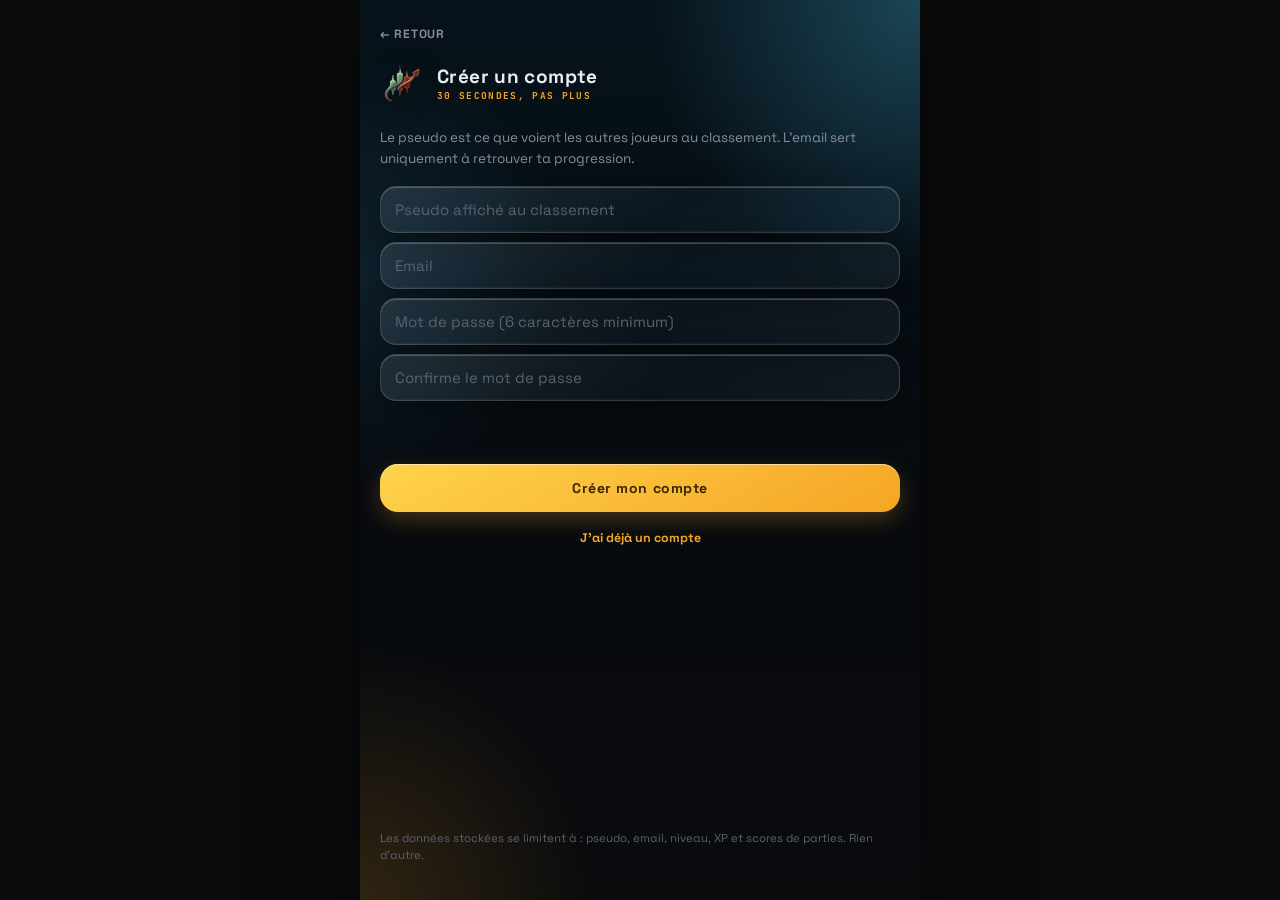
<file: signup.html>
<!doctype html>
<html lang="fr">
<head>
<meta charset="utf-8">
<meta name="viewport" content="width=device-width,initial-scale=1,maximum-scale=1,user-scalable=no,viewport-fit=cover">
<meta name="theme-color" content="#0a0b0d">
<meta name="apple-mobile-web-app-capable" content="yes">
<meta name="mobile-web-app-capable" content="yes">
<meta name="apple-mobile-web-app-status-bar-style" content="black-translucent">
<meta name="apple-mobile-web-app-title" content="Trading">
<link rel="manifest" href="manifest.webmanifest">
<link rel="apple-touch-icon" href="assets/icons/icon-180.png?v=3">
<link rel="apple-touch-icon" sizes="152x152" href="assets/icons/icon-152.png?v=3">
<link rel="apple-touch-icon" sizes="180x180" href="assets/icons/icon-180.png?v=3">
<link rel="icon" href="assets/icons/favicon.png?v=3">
<link rel="preconnect" href="https://fonts.googleapis.com">
<link rel="preconnect" href="https://fonts.gstatic.com" crossorigin>
<link rel="stylesheet" href="https://fonts.googleapis.com/css2?family=JetBrains+Mono:wght@500;700;800&family=Space+Grotesk:wght@400;500;600;700&display=swap">
<link rel="stylesheet" href="assets/css/style.css">
<title>Trading · Créer un compte</title>
</head>
<body>
<div id="app">
<section class="page">
  <a class="back" href="index.html">← RETOUR</a>
  <div class="brand">
    <div class="mark"><img src="assets/icons/logo.png" alt=""></div>
    <div><div class="nm">Créer un compte</div><div class="sb">30 SECONDES, PAS PLUS</div></div>
  </div>
  <p class="lead">Le pseudo est ce que voient les autres joueurs au classement.
  L'email sert uniquement à retrouver ta progression.</p>
  <div id="authform" data-mode="signup">
    <input class="inp" id="i-pseudo" autocomplete="nickname" placeholder="Pseudo affiché au classement" maxlength="18">
    <input class="inp" id="i-mail" type="email" autocomplete="email" inputmode="email" placeholder="Email">
    <input class="inp" id="i-pass" type="password" autocomplete="new-password" placeholder="Mot de passe (6 caractères minimum)">
    <input class="inp" id="i-pass2" type="password" autocomplete="new-password" placeholder="Confirme le mot de passe">
    <div class="err" id="err"></div><div class="ok" id="okmsg"></div>
    <button class="btn" id="submit">Créer mon compte</button>
  </div>
  <div class="linkrow"><a href="login.html">J’ai déjà un compte</a></div>
  <div class="grow"></div>
  <p class="note" style="margin-top:20px">Les données stockées se limitent à : pseudo, email, niveau,
  XP et scores de parties. Rien d'autre.</p>
</section>
</div>
<script src="assets/js/core.js"></script>
<script src="assets/js/audio.js"></script>
<script src="assets/js/score.js"></script>
<script src="assets/js/cloud.js"></script>
<script src="assets/js/auth.js"></script>
</body></html>
</file>
<file: assets/css/style.css>
/* ============================================================
   SECTION UI : design system (dark trading app + couche gamifiée)
   ============================================================ */
*{box-sizing:border-box;-webkit-tap-highlight-color:transparent}
:root{
  --bg:#0a0b0d; --panel:#121419; --panel2:#171a20; --panel3:#1d2027;
  --line:#242832; --txt:#e9ecf1; --muted:#868d9a; --dim:#5b626e;
  --gold:#f5a524; --gold2:#ffd34d; --gold3:#ffe38a;
  --green:#16c784; --red:#ea3943; --lime:#b8ec2f; --blue:#3b82f6;
  --mono:ui-monospace,"SF Mono",Menlo,Consolas,monospace;
  --sans:-apple-system,BlinkMacSystemFont,"Inter","Segoe UI",Roboto,sans-serif;
}
html,body{margin:0;padding:0;height:100%;background:var(--bg);color:var(--txt);
  font-family:var(--sans);overscroll-behavior:none;-webkit-font-smoothing:antialiased}
body{overflow:hidden}
#app{position:fixed;inset:0;display:flex;flex-direction:column;max-width:560px;margin:0 auto;
  background:var(--bg);box-shadow:0 0 80px rgba(0,0,0,.6)}
.screen{position:absolute;inset:0;display:none;flex-direction:column}
.screen.on{display:flex}
button{font-family:inherit;color:inherit;border:0;background:none;cursor:pointer}
.num{font-family:var(--mono);font-variant-numeric:tabular-nums}

/* ---------- barre du haut ---------- */
.topbar{display:flex;align-items:center;gap:10px;padding:calc(env(safe-area-inset-top) + 10px) 12px 10px;
  border-bottom:1px solid var(--line);background:var(--panel);flex:0 0 auto}
.lvl{display:flex;align-items:center;gap:8px}
.lvl-badge{width:34px;height:34px;border-radius:11px;display:grid;place-items:center;font-weight:800;font-size:13px;
  background:linear-gradient(150deg,#ffd34d,#f5a524);color:#3a2600;box-shadow:0 3px 10px rgba(245,165,36,.28)}
.lvl-meta{display:flex;flex-direction:column;gap:3px}
.lvl-meta b{font-size:11px;letter-spacing:.08em;color:var(--muted);font-weight:700}
.xpmini{width:88px;height:4px;border-radius:3px;background:#262a33;overflow:hidden}
.xpmini i{display:block;height:100%;border-radius:3px;background:linear-gradient(90deg,#b8ec2f,#8fd400)}
.topbar .mid{flex:1;text-align:center;font-size:12px;letter-spacing:.12em;color:var(--muted);font-weight:700}
.icobtn{width:34px;height:34px;border-radius:10px;background:var(--panel3);display:grid;place-items:center;font-size:15px}

/* ---------- bandeau de stats ---------- */
.stats{display:grid;grid-template-columns:repeat(4,1fr);border-bottom:1px solid var(--line);background:var(--panel2);flex:0 0 auto}
.stat{padding:8px 6px;text-align:center;border-right:1px solid var(--line)}
.stat:last-child{border-right:0}
.stat u{display:block;font-size:9px;letter-spacing:.1em;color:var(--dim);text-decoration:none;font-weight:700;margin-bottom:3px}
.stat b{display:block;font-size:14px;font-family:var(--mono);font-weight:600}

/* ---------- zone graphique ---------- */
.chartwrap{position:relative;flex:1 1 auto;min-height:0;background:var(--bg);touch-action:none}
#chart{position:absolute;inset:0;width:100%;height:100%;display:block}
.chip{position:absolute;display:flex;align-items:center;gap:6px;padding:5px 9px;border-radius:8px;
  background:rgba(18,20,25,.86);border:1px solid var(--line);font-size:10.5px;letter-spacing:.06em;
  color:var(--muted);font-weight:700;backdrop-filter:blur(8px)}
.chip.anon{top:10px;left:10px}
.chip.anon .q{color:var(--gold);font-family:var(--mono)}
.zoomctl{position:absolute;top:48px;left:10px;display:flex;gap:6px;align-items:center}
.zbtn{width:34px;height:34px;border-radius:9px;background:rgba(18,20,25,.9);border:1px solid var(--line);
  display:grid;place-items:center;font-size:16px;color:var(--txt);backdrop-filter:blur(8px)}
.zbtn.sm{font-size:9.5px;font-weight:800;letter-spacing:.04em;width:auto;padding:0 9px;height:26px}
.gate{position:absolute;left:50%;transform:translateX(-50%);bottom:30px;padding:8px 14px;border-radius:11px;
  background:rgba(234,57,67,.12);border:1px solid rgba(234,57,67,.4);color:#ff8b92;font-size:11.5px;font-weight:700;
  display:flex;align-items:center;gap:7px;backdrop-filter:blur(8px);transition:.25s}
.gate.ok{background:rgba(22,199,132,.1);border-color:rgba(22,199,132,.35);color:#4fe0a8}
.gate.hide{opacity:0;pointer-events:none;transform:translate(-50%,8px)}
.zbtn.sm{white-space:nowrap}
.amt small{font-size:15px;opacity:.7;margin-left:3px}

/* ---------- carte de décision (swipe) ---------- */
.deck{flex:0 0 auto;padding:10px 12px calc(env(safe-area-inset-bottom) + 12px);background:var(--panel);
  border-top:1px solid var(--line);position:relative}
.hints{display:flex;justify-content:space-between;font-size:9.5px;letter-spacing:.07em;color:var(--dim);
  font-weight:700;margin-bottom:8px;padding:0 2px}
.hints span{display:flex;align-items:center;gap:4px}
.card{position:relative;height:104px;border-radius:18px;background:linear-gradient(180deg,#1f232b,#171a20);
  border:1px solid #2b303a;display:grid;place-items:center;overflow:hidden;
  box-shadow:0 8px 24px rgba(0,0,0,.45);touch-action:none;user-select:none;will-change:transform}
.card.locked{opacity:.45}
.card .face{display:flex;flex-direction:column;align-items:center;gap:6px;pointer-events:none;z-index:2}
.card .face .big{font-size:15px;font-weight:800;letter-spacing:.02em}
.card .face .sub{font-size:10.5px;color:var(--muted);letter-spacing:.05em;font-weight:600}
.card .amt{font-family:var(--mono);font-size:30px;font-weight:700;line-height:1}
.card .tint{position:absolute;inset:0;opacity:0;transition:opacity .12s;z-index:1}
.gauge{position:absolute;left:14px;right:14px;bottom:12px;height:7px;border-radius:5px;background:rgba(255,255,255,.09);
  overflow:hidden;opacity:0;transition:opacity .15s;z-index:2}
.gauge i{display:block;height:100%;width:0%;border-radius:5px;transition:width .04s linear}
.gauge .cap{position:absolute;top:0;bottom:0;width:2px;background:rgba(255,255,255,.35)}
.arrow{position:absolute;top:50%;transform:translateY(-50%);font-size:20px;opacity:.22;z-index:2;pointer-events:none}
.arrow.l{left:16px} .arrow.r{right:16px}
.arrowup{position:absolute;top:9px;left:50%;transform:translateX(-50%);font-size:15px;opacity:.22;z-index:2}

/* ---------- overlays ---------- */
.ov{position:absolute;inset:0;background:rgba(6,7,9,.93);backdrop-filter:blur(14px);z-index:50;
  display:none;flex-direction:column;padding:calc(env(safe-area-inset-top) + 18px) 18px calc(env(safe-area-inset-bottom) + 18px);overflow-y:auto}
.ov.on{display:flex}
.toast{position:absolute;left:50%;top:74px;transform:translate(-50%,-14px);z-index:40;padding:11px 16px;border-radius:13px;
  font-size:13px;font-weight:700;opacity:0;transition:.28s;pointer-events:none;border:1px solid;backdrop-filter:blur(10px);
  display:flex;align-items:center;gap:9px;max-width:90%}
.toast.on{opacity:1;transform:translate(-50%,0)}
.toast.exc{background:rgba(22,199,132,.16);border-color:rgba(22,199,132,.5);color:#5fe8b6}
.toast.cor{background:rgba(245,165,36,.14);border-color:rgba(245,165,36,.45);color:var(--gold3)}
.toast.tie{background:rgba(134,141,154,.14);border-color:rgba(134,141,154,.4);color:#c3c9d4}
.toast.bad{background:rgba(234,57,67,.16);border-color:rgba(234,57,67,.5);color:#ff9098}

/* ---------- textes génériques ---------- */
h1{font-size:24px;margin:0 0 6px;letter-spacing:-.01em}
h2{font-size:15px;margin:22px 0 10px;letter-spacing:.06em;color:var(--muted);text-transform:uppercase;font-weight:700}
p.lead{color:var(--muted);font-size:13.5px;line-height:1.55;margin:0 0 16px}
.btn{display:block;width:100%;padding:15px;border-radius:14px;font-weight:800;font-size:14px;letter-spacing:.02em;
  background:linear-gradient(150deg,#ffd34d,#f5a524);color:#3a2600;box-shadow:0 6px 20px rgba(245,165,36,.25);margin-top:10px}
.btn.ghost{background:var(--panel3);color:var(--txt);box-shadow:none;border:1px solid var(--line)}
.inp{width:100%;padding:13px 14px;border-radius:12px;background:var(--panel2);border:1px solid var(--line);
  color:var(--txt);font-size:15px;margin-bottom:9px;font-family:inherit}
.inp::placeholder{color:var(--dim)}
.row{display:flex;gap:9px}.row>*{flex:1}
.kv{display:flex;justify-content:space-between;align-items:center;gap:12px;padding:11px 0;border-bottom:1px solid var(--line);font-size:13px}
.kv>span:first-child{min-width:0}
.kv b{font-family:var(--mono);font-weight:600}
.tag{padding:3px 8px;border-radius:6px;font-size:9.5px;font-weight:800;letter-spacing:.05em;white-space:nowrap;display:inline-block}
.tag.exc{background:rgba(22,199,132,.16);color:#5fe8b6}
.tag.cor{background:rgba(245,165,36,.16);color:var(--gold3)}
.tag.tie{background:rgba(134,141,154,.16);color:#c3c9d4}
.tag.bad{background:rgba(234,57,67,.16);color:#ff9098}
.note{font-size:11.5px;color:var(--dim);line-height:1.5}
.err{color:#ff9098;font-size:12px;margin:4px 0 8px;min-height:16px}
/* ============================================================
   SECTION UI : reproduction fidèle des 2 visuels fournis
   (1) barre de progression "missions"  (2) classement empilé
   ============================================================ */

/* ---------- (1) BARRE DE PROGRESSION ---------- */
.missionwrap{position:relative;border-radius:26px;padding:24px 16px;overflow:hidden;
  background:radial-gradient(120% 90% at 88% -10%,#c2410c 0%,#7c2d12 22%,#1c1917 48%,#0b1027 74%,#1e3a8a 100%)}
.missioncard{position:relative;border-radius:30px;padding:20px 20px 18px;
  background:rgba(24,24,27,.62);border:1px solid rgba(255,255,255,.09);
  backdrop-filter:blur(18px);-webkit-backdrop-filter:blur(18px);
  box-shadow:0 18px 50px rgba(0,0,0,.5),inset 0 1px 0 rgba(255,255,255,.06)}
.missioncard:before{content:"";position:absolute;inset:0;border-radius:30px;pointer-events:none;opacity:.5;
  background-image:radial-gradient(rgba(255,255,255,.13) .6px,transparent .6px);background-size:4px 4px}
.mtop{display:flex;align-items:center;gap:15px;margin-bottom:17px;position:relative;z-index:2}
.mico{flex:0 0 auto;width:56px;height:56px;border-radius:50%;display:grid;place-items:center;position:relative;
  background:radial-gradient(circle at 50% 45%,#3a1416 0%,#1a0c0e 70%);
  box-shadow:0 0 0 1.5px rgba(255,70,50,.55),0 0 26px rgba(255,60,40,.55),0 0 54px rgba(255,50,30,.3)}
.mico i{display:block;width:24px;height:30px;border-radius:5px;transform:rotate(-13deg);
  background:linear-gradient(150deg,#ff6b5a,#e11d2e 55%,#8f1220);
  box-shadow:0 3px 10px rgba(0,0,0,.55),inset 0 1px 0 rgba(255,255,255,.4)}
.mico i:after{content:"";position:absolute;left:50%;top:52%;width:11px;height:11px;border-radius:50%;
  transform:translate(-50%,-50%) rotate(13deg);background:rgba(255,255,255,.85)}
.mtxt{font-size:16px;line-height:1.42;color:rgba(255,255,255,.86);letter-spacing:-.005em}
.mtxt b{color:#fff;font-weight:800}
.mtrack{position:relative;height:44px;border-radius:22px;background:#0e0f11;
  box-shadow:inset 0 1px 3px rgba(0,0,0,.85);display:flex;align-items:center;padding:0 6px;z-index:2}
.mfill{height:32px;border-radius:18px;min-width:32px;position:relative;transition:width .9s cubic-bezier(.2,.9,.25,1);
  background:linear-gradient(93deg,#9fdc1e 0%,#bff03c 62%,#d6ff5e 100%);
  box-shadow:0 0 22px rgba(180,236,47,.62),0 0 52px rgba(180,236,47,.34),inset 0 1px 0 rgba(255,255,255,.5)}
.mdots{position:absolute;top:0;bottom:0;display:flex;align-items:center;gap:0;pointer-events:none}
.mdots s{display:block;width:6px;height:6px;border-radius:50%;background:#41454c;text-decoration:none}
.mdots s.hot{background:#b8ec2f;box-shadow:0 0 10px rgba(184,236,47,.9)}
.mfoot{display:flex;justify-content:space-between;margin-top:11px;font-size:12.5px;color:rgba(255,255,255,.44);
  position:relative;z-index:2}

/* ---------- (2) CLASSEMENT EMPILÉ ---------- */
.lbwrap{position:relative;border-radius:22px;background:#0d0d0f;padding:42px 18px 46px;
  border:1px solid rgba(245,165,36,.16);overflow:hidden}
.lbstack{display:flex;flex-direction:column;align-items:center}
.lbrow{position:relative;display:flex;align-items:center;gap:11px;height:56px;padding:0 16px 0 9px;
  border-radius:19px;width:100%}
.lbrow .rk{flex:0 0 auto;width:27px;height:27px;border-radius:50%;display:grid;place-items:center;
  font-size:12px;font-weight:800;font-family:var(--mono)}
.lbrow .av{flex:0 0 auto;width:31px;height:31px;border-radius:50%;display:grid;place-items:center;
  font-size:12px;font-weight:800;color:#fff;box-shadow:0 0 0 2px rgba(255,255,255,.22)}
.lbrow .nm{flex:1;font-size:15.5px;font-weight:700;letter-spacing:-.01em;white-space:nowrap;overflow:hidden;text-overflow:ellipsis}
.lbrow .pt{font-size:14.5px;font-weight:800;font-family:var(--mono);display:flex;align-items:center;gap:6px;white-space:nowrap}

/* rang 1 : pilule dorée + éclat lumineux sur l'arête haute */
.lbrow.r1{background:linear-gradient(103deg,#FFCB3D 0%,#FFB61F 52%,#F59E0B 100%);
  box-shadow:0 12px 26px rgba(0,0,0,.55),0 3px 0 rgba(0,0,0,.25);z-index:5}
.lbrow.r1:before{content:"";position:absolute;top:-3px;left:26%;width:48%;height:7px;border-radius:50%;
  background:radial-gradient(ellipse at center,rgba(255,255,255,.95),rgba(255,236,180,.35) 45%,transparent 72%);
  filter:blur(2.5px)}
.lbrow.r1 .rk{background:#fffdf6;color:#C97A06;box-shadow:0 0 0 2px #E39A10}
.lbrow.r1 .nm{color:#4a2e00}
.lbrow.r1 .pt{color:#5c3a00}
/* rangs suivants : largeur et luminosité décroissantes, effet de pile */
.lbrow.r2{width:94%;margin-top:-5px;background:linear-gradient(180deg,#31353d,#262a31);z-index:4;
  box-shadow:0 10px 22px rgba(0,0,0,.5)}
.lbrow.r2 .rk{background:#454a54;color:#fff;box-shadow:0 0 0 2px #5b616d}
.lbrow.r2 .nm{color:#f2f4f8}.lbrow.r2 .pt{color:#ffd34d}
.lbrow.r3{width:88.5%;margin-top:-5px;background:linear-gradient(180deg,#24272d,#1e2127);z-index:3;
  box-shadow:0 10px 20px rgba(0,0,0,.45)}
.lbrow.r3 .rk{background:#3a3d44;color:#cfd4dd;box-shadow:0 0 0 2px #4a4e57}
.lbrow.r3 .nm{color:#b9bfca}.lbrow.r3 .pt{color:rgba(255,211,77,.72)}
.lbrow.r4{width:83%;margin-top:-5px;background:#191c21;z-index:2;opacity:.2;filter:blur(.2px)}
.lbrow.r4 .rk{background:#2a2d33;color:#8b919c}
.lbrow.r4 .nm{color:#6b717c}.lbrow.r4 .pt{color:rgba(255,211,77,.4)}
.lbrow.r5{width:78%;margin-top:-5px;background:#15181c;z-index:1;opacity:.07;filter:blur(.5px)}
.lbrow.r5 .rk{background:#22252a;color:#6b717c}.lbrow.r5 .nm{color:#5b626e}.lbrow.r5 .pt{color:rgba(255,211,77,.3)}
.lbme{margin-top:14px;text-align:center;font-size:11.5px;color:var(--dim);letter-spacing:.06em;font-weight:700}

/* ---------- animation de montée de niveau ---------- */
#levelup{position:absolute;inset:0;z-index:80;display:none;place-items:center;
  background:radial-gradient(60% 45% at 50% 45%,rgba(245,165,36,.28),rgba(6,7,9,.96) 70%)}
#levelup.on{display:grid}
.lu{text-align:center;animation:luin .7s cubic-bezier(.16,1,.3,1)}
.lu .ring{width:132px;height:132px;border-radius:50%;margin:0 auto 20px;display:grid;place-items:center;
  background:conic-gradient(from 0deg,#ffd34d,#f5a524,#ffe38a,#f5a524,#ffd34d);
  box-shadow:0 0 60px rgba(245,165,36,.55);animation:spin 5s linear infinite}
.lu .ring b{width:112px;height:112px;border-radius:50%;background:#0b0c0f;display:grid;place-items:center;
  font-size:40px;font-weight:800;font-family:var(--mono);color:var(--gold2)}
.lu h3{font-size:13px;letter-spacing:.28em;color:var(--gold);margin:0 0 6px;font-weight:800}
.lu p{font-size:15px;color:var(--muted);margin:0}
@keyframes luin{from{opacity:0;transform:scale(.7)}to{opacity:1;transform:scale(1)}}
@keyframes spin{to{transform:rotate(360deg)}}
.spark{position:absolute;width:7px;height:7px;border-radius:50%;background:var(--gold2);opacity:0}
@keyframes fly{0%{opacity:1;transform:translate(0,0) scale(1)}100%{opacity:0;transform:translate(var(--dx),var(--dy)) scale(.2)}}

/* ============================================================
   PAGES AUTONOMES : accueil, connexion, inscription, profil
   ============================================================ */
.page{position:absolute;inset:0;overflow-y:auto;display:flex;flex-direction:column;
  padding:calc(env(safe-area-inset-top) + 26px) 20px calc(env(safe-area-inset-bottom) + 24px)}
.brand{display:flex;align-items:center;gap:11px;margin-bottom:22px}
.brand .mark{width:46px;height:46px;flex:0 0 auto;filter:drop-shadow(0 4px 12px rgba(0,0,0,.55))}
.brand .mark img{width:100%;height:100%;display:block}
.brand .nm{font-size:17px;font-weight:800;letter-spacing:-.02em}
.brand .sb{font-size:10.5px;letter-spacing:.14em;color:var(--gold);font-weight:700}
.back{display:inline-flex;align-items:center;gap:7px;font-size:12px;font-weight:700;
  letter-spacing:.06em;color:var(--muted);margin-bottom:18px;background:none}
.linkrow{display:flex;justify-content:center;gap:18px;margin-top:18px;font-size:12.5px}
.linkrow a{color:var(--gold);text-decoration:none;font-weight:700}
.grow{flex:1}
.ok{color:#5fe8b6;font-size:12px;margin:4px 0 8px;min-height:16px}
.a2hs{margin-top:22px;padding:14px 16px;border-radius:14px;background:var(--panel2);
  border:1px solid var(--line);font-size:12.5px;color:var(--muted);line-height:1.55}
.a2hs b{color:var(--txt)}
a.btn{text-decoration:none;text-align:center;display:block}
/* la ligne du joueur courant est cerclée d'or dans le classement */
.lbrow.me{box-shadow:0 0 0 2px var(--gold),0 12px 26px rgba(0,0,0,.55);opacity:1 !important;filter:none !important}

/* ============================================================
   MODE SIMPLE : interface épurée, gestuelle, sans texte
   Tout est piloté par la classe .simple posée sur #app.
   Le mode PRO reste strictement inchangé.
   ============================================================ */

/* --- bascule entre les deux modes --- */
.modesw{display:flex;align-items:center;gap:0;border-radius:999px;background:var(--panel3);
  border:1px solid var(--line);padding:2px;flex:0 0 auto}
.modesw b{font-size:9.5px;font-weight:800;letter-spacing:.06em;padding:5px 9px;border-radius:999px;
  color:var(--dim);transition:.18s}
.modesw b.on{background:linear-gradient(150deg,#ffd34d,#f5a524);color:#3a2600}

/* --- barre du haut simplifiée --- */
.simple .stats{display:none}
.simple .topbar{padding-top:calc(env(safe-area-inset-top) + 12px);padding-bottom:12px;gap:12px}
.simple .lvl-meta{display:none}
.simple .topbar .mid{display:flex;justify-content:center;gap:5px;align-items:center}
.dots{display:none;gap:5px}
.simple .dots{display:flex}
.simple #t-round{display:none}
.dots i{width:7px;height:7px;border-radius:50%;background:#31353d;display:block;transition:.3s}
.dots i.done{background:var(--gold)}
.dots i.now{background:var(--gold2);box-shadow:0 0 9px rgba(255,211,77,.8);transform:scale(1.45)}

/* --- bandeau visuel : cash restant + paliers posés --- */
.money{display:none;align-items:center;gap:12px;padding:11px 14px;background:var(--panel2);
  border-bottom:1px solid var(--line);flex:0 0 auto}
.simple .money{display:flex}
.money .bar{flex:1;height:14px;border-radius:9px;background:#22262e;overflow:hidden;position:relative}
.money .bar i{display:block;height:100%;border-radius:9px;transition:width .5s cubic-bezier(.2,.9,.25,1);
  background:linear-gradient(90deg,#9fdc1e,#c8f83a);box-shadow:0 0 14px rgba(184,236,47,.45)}
.money .coins{display:flex;gap:3px;align-items:center;font-size:15px;line-height:1}
.money .coins s{text-decoration:none;filter:drop-shadow(0 1px 3px rgba(0,0,0,.6))}

/* --- graphique épuré --- */
.simple .chip.anon{top:12px;left:12px;width:34px;height:34px;padding:0;border-radius:50%;
  justify-content:center;background:rgba(18,20,25,.8)}
.simple .chip.anon .q{font-size:19px;font-weight:800;letter-spacing:0}
.simple .zoomctl{top:auto;bottom:12px;left:50%;transform:translateX(-50%)}
.simple .zbtn{width:44px;height:44px;font-size:22px;border-radius:14px}
.simple .zbtn.sm,.simple #t-span{display:none}
.simple .gate{background:none;border:0;backdrop-filter:none;bottom:auto;top:44%;padding:0}
.simple .gate span:last-child{display:none}
.simple .gate span:first-child{font-size:46px;animation:pulse 1.5s ease-in-out infinite;
  filter:drop-shadow(0 4px 14px rgba(0,0,0,.7))}
@keyframes pulse{0%,100%{transform:scale(1);opacity:.85}50%{transform:scale(1.16);opacity:1}}

/* --- carte de décision plein pouce --- */
.simple .hints{display:none}
.simple .deck{padding:12px 14px calc(env(safe-area-inset-bottom) + 14px)}
.simple .card{height:150px;border-radius:26px}
.simple .arrow{font-size:34px;opacity:.8;filter:drop-shadow(0 2px 6px rgba(0,0,0,.6))}
.simple .arrow.l{left:22px} .simple .arrow.r{right:22px}
.swipehint{font-size:36px;opacity:.28;display:block;animation:sw 2s ease-in-out infinite}
@keyframes sw{0%,100%{transform:translateX(-9px)}50%{transform:translateX(9px)}}
@media (prefers-reduced-motion:reduce){.swipehint{animation:none}}
.simple .arrowup{font-size:24px;top:12px}
.simple .face .big{font-size:44px}
.simple .face .sub{display:none}
.simple .amt{font-size:64px}
.simple .amt small{font-size:26px}
.simple .gauge{height:10px;bottom:16px}

/* --- retour immédiat : un pictogramme plein écran, aucun mot --- */
#flash{position:absolute;inset:0;z-index:60;display:none;place-items:center;pointer-events:none}
#flash.on{display:grid}
#flash b{font-size:130px;line-height:1;animation:flashin .75s cubic-bezier(.16,1,.3,1);
  filter:drop-shadow(0 10px 34px rgba(0,0,0,.8))}
@keyframes flashin{0%{opacity:0;transform:scale(.35)}35%{opacity:1;transform:scale(1.14)}
  75%{opacity:1;transform:scale(1)}100%{opacity:0;transform:scale(1.04)}}
.simple .toast{display:none}

/* --- bilan simplifié --- */
.sres{display:flex;flex-direction:column;align-items:center;text-align:center;gap:0;padding-top:8px}
.sres .pastilles{display:flex;gap:11px;margin-bottom:26px}
.sres .pastilles s{width:26px;height:26px;border-radius:50%;background:#23262c;text-decoration:none;display:block}
.sres .pastilles s.on{background:linear-gradient(150deg,#ffd34d,#f5a524);
  box-shadow:0 0 18px rgba(245,165,36,.55)}
.sres .asset{font-size:34px;font-weight:800;letter-spacing:-.02em;line-height:1.1}
.sres .years{font-size:17px;color:var(--muted);font-family:var(--mono);margin-top:6px;letter-spacing:.02em}
.sres .mult{font-size:66px;font-weight:800;font-family:var(--mono);margin:26px 0 2px;line-height:1}
.sres .xp{font-size:15px;color:var(--gold2);font-weight:800}
.sres .mini{display:flex;gap:26px;margin:26px 0 4px}
.sres .mini div{text-align:center}
.sres .mini b{display:block;font-size:26px;font-family:var(--mono);font-weight:700}
.sres .mini u{display:block;font-size:22px;text-decoration:none;margin-bottom:3px}
.bigbtn{width:78px;height:78px;border-radius:50%;display:grid;place-items:center;font-size:30px;
  background:linear-gradient(150deg,#ffd34d,#f5a524);color:#3a2600;margin:28px auto 0;
  box-shadow:0 10px 30px rgba(245,165,36,.35)}
.roundbtn{width:52px;height:52px;border-radius:50%;display:grid;place-items:center;font-size:20px;
  background:var(--panel3);border:1px solid var(--line);margin:0 auto}
.sres .row2{display:flex;gap:16px;justify-content:center;margin-top:22px}
/* bouton de dézoom qui appelle le geste tant que le recul n'est pas pris */
.simple .zbtn.pulse{animation:zpulse 1.4s ease-in-out infinite;
  box-shadow:0 0 0 0 rgba(245,165,36,.55)}
@keyframes zpulse{0%{box-shadow:0 0 0 0 rgba(245,165,36,.5)}
  70%{box-shadow:0 0 0 16px rgba(245,165,36,0)}100%{box-shadow:0 0 0 0 rgba(245,165,36,0)}}
@media (prefers-reduced-motion:reduce){
  .simple .zbtn.pulse,.simple .gate span:first-child{animation:none}
}

/* la bascule de mode s'ajoute à une barre déjà dense : on resserre */
.topbar{gap:8px;padding-left:10px;padding-right:10px}
.topbar .mid{font-size:10.5px;white-space:nowrap;letter-spacing:.08em}
.xpmini{width:60px}
.lvl-meta b{font-size:10px}
.modesw b{padding:5px 7px;font-size:9px}
.icobtn{width:32px;height:32px;font-size:14px}
.simple .topbar{gap:10px}

/* ============================================================
   PROFIL ÉDITABLE : pseudo et photo
   ============================================================ */
.bigav{width:56px;height:56px;border-radius:50%;position:relative;flex:0 0 auto;padding:0;
  background:var(--panel3);border:1px solid var(--line);overflow:visible}
.bigav span{position:absolute;inset:0;border-radius:50%;overflow:hidden;display:grid;place-items:center;
  font-size:22px;font-weight:800;color:#fff;background-size:cover;background-position:center}
.bigav i.pen{position:absolute;right:-3px;bottom:-3px;width:22px;height:22px;border-radius:50%;
  background:linear-gradient(150deg,#ffd34d,#f5a524);color:#3a2600;font-size:11px;font-style:normal;
  display:grid;place-items:center;border:2px solid var(--bg)}
.pen.sm{width:24px;height:24px;border-radius:8px;background:var(--panel3);border:1px solid var(--line);
  font-size:11px;color:var(--muted);display:grid;place-items:center;flex:0 0 auto}
.editbox{display:none;padding:14px;border:1px solid var(--line);border-radius:16px;
  background:var(--panel2);margin-bottom:18px}
.editbox.on{display:block}
.av.photo{background-size:cover;background-position:center;color:transparent}

/* onglets du classement : XP ou précision */
.lbtabs{display:flex;gap:6px;justify-content:center;margin-bottom:12px}
.lbtabs b{font-size:10px;font-weight:800;letter-spacing:.08em;padding:7px 14px;border-radius:999px;
  background:var(--panel3);border:1px solid var(--line);color:var(--muted);cursor:pointer}
.lbtabs b.on{background:linear-gradient(150deg,#ffd34d,#f5a524);color:#3a2600;border-color:transparent}
/* en-tête du profil : la photo et le nom d'abord, les réglages ensuite */
.phead{display:flex;align-items:center;gap:12px;margin-bottom:14px}
.pinfo{flex:1;min-width:0}
.prow{display:flex;align-items:center;gap:7px;min-width:0}
.prow span{font-size:18px;font-weight:800;white-space:nowrap;overflow:hidden;text-overflow:ellipsis}
.phead .note{white-space:nowrap;overflow:hidden;text-overflow:ellipsis}
.swrow{display:flex;justify-content:center;margin-bottom:18px}

/* ============================================================
   CONSIGNE DE DÉZOOM : explicite, placée à côté du bouton concerné
   ============================================================ */
.gate{max-width:82%;text-align:left;line-height:1.35}
.gate.top{bottom:auto;top:92px;left:10px;transform:none}
.gate.top.hide{transform:translateY(-8px)}
.gate:after{content:"";position:absolute;width:0;height:0;border:7px solid transparent}
.gate.top:after{top:-14px;left:28px;border-bottom-color:rgba(234,57,67,.4)}
.gate.ok.top:after{border-bottom-color:rgba(22,199,132,.35)}
.gate.bottom:after{bottom:-14px;left:calc(50% - 32px);border-top-color:rgba(234,57,67,.4)}
.gate.ok.bottom:after{border-top-color:rgba(22,199,132,.35)}
.gate.beat{animation:beat .45s}
@keyframes beat{0%,100%{transform:scale(1)}35%{transform:scale(1.07)}}
.gate.bottom.beat{animation:beatx .45s}
@keyframes beatx{0%,100%{transform:translateX(-50%) scale(1)}35%{transform:translateX(-50%) scale(1.07)}}

/* mode simple : la consigne se pose juste au-dessus des boutons de zoom */
.simple .gate{top:auto;bottom:66px;left:50%;transform:translateX(-50%);
  background:rgba(234,57,67,.14);border:1px solid rgba(234,57,67,.45);backdrop-filter:blur(8px);
  padding:9px 14px;font-size:13px;text-align:center}
.simple .gate.ok{background:rgba(22,199,132,.12);border-color:rgba(22,199,132,.4)}
.simple .gate span:last-child{display:inline}
.simple .gate span:first-child{font-size:19px;animation:none;filter:none}
.simple .gate.hide{transform:translate(-50%,8px)}

/* carte refusée tant que le recul n'est pas pris */
.card.nope{animation:nope .42s}
@keyframes nope{0%,100%{transform:translateX(0)}18%{transform:translateX(-10px)}
  38%{transform:translateX(10px)}58%{transform:translateX(-7px)}78%{transform:translateX(7px)}}
.card.locked{opacity:.62}
.lockface{display:flex;align-items:center;gap:9px;font-size:14px;font-weight:800;letter-spacing:.04em;color:#ff9098}
.lockface b{font-size:24px}
.simple .lockface{font-size:16px}
.simple .lockface b{font-size:34px}
@media (prefers-reduced-motion:reduce){.card.nope,.gate.beat,.gate.bottom.beat{animation:none}}

/* interrupteur de réglage */
.sw{width:50px;height:29px;border-radius:999px;background:#2b303a;position:relative;
  border:1px solid var(--line);flex:0 0 auto;transition:.22s}
.sw i{position:absolute;top:2px;left:2px;width:23px;height:23px;border-radius:50%;
  background:#8b919c;transition:.22s;display:block}
.sw.on{background:linear-gradient(150deg,#ffd34d,#f5a524);border-color:transparent}
.sw.on i{left:23px;background:#3a2600}

/* ============================================================
   REFONTE : des mots à la place des pictogrammes
   ============================================================ */

/* --- boutons texte --- */
.wordbtn{padding:8px 11px;border-radius:10px;background:var(--panel3);border:1px solid var(--line);
  font-size:10.5px;font-weight:800;letter-spacing:.07em;color:var(--txt);white-space:nowrap}
.wordbtn.sm{padding:7px 9px;font-size:9.5px}
.wordbtn.off{opacity:.45}
.marchebtn{flex:1;text-align:center;text-decoration:none;padding:8px 8px;border-radius:10px;
  background:rgba(245,165,36,.12);border:1px solid rgba(245,165,36,.35);color:var(--gold2);
  font-size:11px;font-weight:800;letter-spacing:.08em;white-space:nowrap;overflow:hidden;
  text-overflow:ellipsis;max-width:44%}

/* --- deuxième ligne : manche + bascule de mode --- */
.subbar{display:flex;align-items:center;gap:10px;padding:8px 12px;background:var(--panel2);
  border-bottom:1px solid var(--line);flex:0 0 auto;font-size:10.5px;font-weight:700;
  letter-spacing:.1em;color:var(--muted)}
.subbar .dots{display:none}
.subbar .modesw{margin-left:auto}
.simple .subbar #t-round{display:none}
.simple .subbar .dots{display:flex}
.simple .topbar .lvl-meta{display:none}

/* --- bandeau argent du mode simple --- */
.money{display:none;align-items:center;gap:10px;padding:9px 12px;background:var(--panel2);
  border-bottom:1px solid var(--line);flex:0 0 auto}
.simple .money{display:flex}
.money .mcol{flex:0 0 auto;min-width:0}
.money .mcol.right{text-align:right}
.money .mcol u{display:block;font-size:8.5px;letter-spacing:.09em;color:var(--dim);
  text-decoration:none;font-weight:800;margin-bottom:2px}
.money .mcol b{display:block;font-size:14px;font-family:var(--mono);font-weight:700}
.money .bar{flex:1;height:10px;border-radius:7px;background:#22262e;overflow:hidden;min-width:30px}
.money .bar i{display:block;height:100%;border-radius:7px;transition:width .5s cubic-bezier(.2,.9,.25,1);
  background:linear-gradient(90deg,#9fdc1e,#c8f83a)}

/* --- carte de décision : trois mots, trois couleurs --- */
.arrow{position:absolute;top:50%;transform:translateY(-50%);z-index:2;pointer-events:none;opacity:1}
.arrow.l{left:14px} .arrow.r{right:14px}
.arrow u{text-decoration:none;font-size:11px;font-weight:800;letter-spacing:.06em;
  padding:6px 9px;border-radius:9px;display:block}
.simple .arrow u{font-size:13px;padding:8px 12px}
.w-buy{color:#16c784;background:rgba(22,199,132,.14)}
.w-wait{color:#c3c9d4;background:rgba(134,141,154,.14)}
.w-sell{color:#93c5fd;background:rgba(59,130,246,.14)}
.face .act{display:block;font-size:13px;font-weight:800;letter-spacing:.08em;
  background:none;padding:0;margin-bottom:2px}
.simple .face .act{font-size:16px}
.face .tranche{display:block;font-size:10px;font-weight:800;letter-spacing:.1em;margin-top:3px}
.tranche.t1{color:#5fe8b6} .tranche.t2{color:var(--gold2)}
.tranche.t3{color:#ffa06a} .tranche.t4{color:#ff9098}
.swipehint{font-size:15px;opacity:.5;letter-spacing:.04em;font-weight:600}
.simple .swipehint{font-size:18px}
.lockface{font-size:14px;font-weight:800;letter-spacing:.05em;color:#ff9098}
.simple .lockface{font-size:17px}
.gauge .mark{position:absolute;top:-3px;bottom:-3px;width:2px;background:rgba(255,255,255,.5);
  text-decoration:none;display:block;z-index:3}
#gaugefill.g-buy{background:linear-gradient(90deg,#16c784,#5fe8b6)}
#gaugefill.g-sell{background:linear-gradient(90deg,#3b82f6,#93c5fd)}
#gaugefill.t3{background:linear-gradient(90deg,#f5a524,#ffa06a)}
#gaugefill.t4{background:linear-gradient(90deg,#ea3943,#ff9098)}

/* --- retour plein écran : un mot --- */
#flash b{font-size:52px;font-weight:800;letter-spacing:.04em;line-height:1;
  padding:18px 30px;border-radius:22px;backdrop-filter:blur(6px)}
.simple #flash b{font-size:60px}
#flash.v-exc b{color:#5fe8b6;background:rgba(22,199,132,.16);box-shadow:0 0 60px rgba(22,199,132,.3)}
#flash.v-cor b{color:var(--gold3);background:rgba(245,165,36,.16)}
#flash.v-tie b{color:#c3c9d4;background:rgba(134,141,154,.16)}
#flash.v-bad b{color:#ff9098;background:rgba(234,57,67,.16)}

/* --- encadré d'explication --- */
.expl{margin:12px 0;padding:13px 15px;border-radius:14px;background:var(--panel2);
  border:1px solid var(--line);border-left:3px solid var(--gold);
  font-size:13.5px;line-height:1.5;color:#c3c9d4;font-style:normal}
.expl b{color:var(--txt);font-weight:700}

/* --- portefeuille --- */
.walletbig{position:relative;text-align:center;padding:18px 16px;border-radius:18px;
  background:linear-gradient(160deg,#1b1f27,#141720);border:1px solid var(--line);margin:6px 0}
.walletbig u{display:block;font-size:9.5px;letter-spacing:.14em;color:var(--dim);
  text-decoration:none;font-weight:800}
.walletbig b{display:block;font-size:40px;font-family:var(--mono);font-weight:800;margin:6px 0 4px}
.walletbig i{font-style:normal;font-size:13px;font-weight:700}
.wallet{width:100%;text-align:center;padding:14px;border-radius:16px;background:var(--panel2);
  border:1px solid var(--line);margin-top:18px}
.wallet u{display:block;font-size:9.5px;letter-spacing:.14em;color:var(--dim);
  text-decoration:none;font-weight:800;margin-bottom:5px}
.wallet b{font-size:32px;font-family:var(--mono);font-weight:800}
.ruinebox{width:100%;margin-top:16px;padding:14px;border-radius:14px;text-align:center;
  background:rgba(234,57,67,.14);border:1px solid rgba(234,57,67,.45);
  color:#ff9098;font-weight:800;font-size:15px;letter-spacing:.04em}
.ruinebox span{display:block;font-weight:600;font-size:12px;margin-top:5px;color:#ffb3b8;letter-spacing:0}
.ruine{display:inline-block;margin-left:7px;padding:2px 7px;border-radius:6px;font-size:9px;
  font-weight:800;letter-spacing:.05em;background:rgba(234,57,67,.2);color:#ff9098;vertical-align:middle}
.ruine.big{position:absolute;top:12px;right:12px;font-size:10px;padding:4px 9px}

/* --- choix du marché --- */
.mgrid{display:grid;grid-template-columns:repeat(2,1fr);gap:9px;margin-bottom:10px}
.mgrid.sub{grid-template-columns:repeat(3,1fr);max-height:270px;overflow-y:auto}
.mbtn{padding:16px 8px;border-radius:14px;background:var(--panel2);border:1px solid var(--line);
  font-size:13px;font-weight:800;letter-spacing:.05em;color:var(--txt);text-align:center}
.mgrid.sub .mbtn{padding:12px 6px;font-size:11px}
.mbtn.on{background:linear-gradient(150deg,#ffd34d,#f5a524);color:#3a2600;border-color:transparent;
  box-shadow:0 6px 18px rgba(245,165,36,.25)}
.mnow{text-align:center;font-size:11px;letter-spacing:.1em;color:var(--dim);font-weight:800;margin-top:12px}
.mnow b{color:var(--gold2)}

/* --- classement : trois mesures, liste dépliable --- */
.lbtabs b{padding:8px 12px;font-size:9.5px}
.lbmore{display:block;width:100%;margin-top:12px;padding:12px;border-radius:12px;
  background:var(--panel3);border:1px solid var(--line);color:var(--txt);
  font-size:11px;font-weight:800;letter-spacing:.08em}
.lblist{border:1px solid rgba(245,165,36,.16);border-radius:18px;overflow:hidden;background:#0d0d0f}
.lbline{display:flex;align-items:center;gap:11px;padding:11px 14px;border-bottom:1px solid #191b20}
.lbline:last-child{border-bottom:0}
.lbline .rk{flex:0 0 auto;width:24px;height:24px;border-radius:50%;display:grid;place-items:center;
  font-size:11px;font-weight:800;font-family:var(--mono);background:#2a2d33;color:#cfd4dd}
.lbline .nm{flex:1;font-size:14px;font-weight:700;white-space:nowrap;overflow:hidden;text-overflow:ellipsis}
.lbline .pt{font-size:13px;font-weight:800;font-family:var(--mono);color:var(--gold2)}
.lbline.me{background:rgba(245,165,36,.1)}
.lbline:nth-child(1) .rk{background:#f5a524;color:#3a2600}
.lbline:nth-child(2) .rk{background:#9aa2b1;color:#1b1d22}
.lbline:nth-child(3) .rk{background:#b07d4a;color:#221407}

/* --- barre de missions : le niveau au lieu d'un pictogramme --- */
.mico{flex:0 0 auto;width:56px;height:56px;border-radius:50%;display:grid;place-items:center;
  position:relative;background:radial-gradient(circle at 50% 40%,#2a2410,#141208 70%);
  box-shadow:0 0 0 1.5px rgba(245,165,36,.5),0 0 26px rgba(245,165,36,.35)}
.mico b{font-size:22px;font-weight:800;font-family:var(--mono);color:var(--gold2);line-height:1}
.mico u{position:absolute;bottom:9px;font-size:7px;letter-spacing:.12em;color:var(--gold);
  text-decoration:none;font-weight:800}

/* --- bilan simple --- */
.bigbtn{width:100%;height:auto;border-radius:16px;padding:17px;font-size:15px;font-weight:800;
  letter-spacing:.08em;margin:24px 0 0}
.sres .row2{display:flex;gap:10px;margin-top:12px;width:100%}
.sres .row2 .wordbtn{flex:1;padding:13px 8px;font-size:10.5px}
.sres .mini u{font-size:9px;letter-spacing:.09em;color:var(--dim);font-weight:800;margin-bottom:4px}
.sres .mini b{font-size:22px}
.sres .xp{font-size:14px;color:var(--muted);font-weight:700}

/* --- interrupteur indisponible --- */
.sw.off{opacity:.4}

/* --- l'ancien pictogramme du verrou n'existe plus --- */
.gate span:first-child{display:none}
.simple .gate span:last-child{display:inline}
/* avatars du classement déplié */
.lbline .av{width:28px;height:28px;border-radius:50%;font-size:11px}
.lbline .pt{white-space:nowrap}

/* ============================================================
   AJUSTEMENTS : lisibilité de la carte, montants libres, classement
   ============================================================ */
/* le contenu de la carte occupe toute sa surface : plus de superposition */
.face{position:absolute;inset:0;display:flex;flex-direction:column;align-items:center;
  justify-content:center;gap:4px;pointer-events:none;z-index:2}
.face.bas{justify-content:flex-end;padding-bottom:15px}
.simple .face.bas{padding-bottom:19px}
.arrow{z-index:3}

/* rappel bleu : l'encaissement est possible */
.uphint{position:absolute;top:9px;left:50%;transform:translateX(-50%);z-index:3;
  font-size:10.5px;font-weight:800;letter-spacing:.07em;color:#93c5fd;
  background:rgba(59,130,246,.16);padding:5px 11px;border-radius:9px;
  opacity:0;transition:opacity .25s;pointer-events:none}
.uphint.on{opacity:1}
.simple .uphint{font-size:12px;padding:6px 13px}

/* on a engagé le geste mais pas encore choisi le montant */
.pousse{display:block;font-size:11.5px;color:var(--muted);font-weight:600;
  letter-spacing:.02em;margin-top:5px}
.simple .pousse{font-size:13px}

/* le badge « ? » répond quand on appuie dessus */
.chip.anon{cursor:pointer}
.anonbulle{position:absolute;top:52px;left:10px;right:10px;z-index:6;padding:13px 15px;
  border-radius:14px;background:rgba(18,20,25,.96);border:1px solid var(--line);
  border-left:3px solid var(--gold);font-size:13px;line-height:1.5;color:#c3c9d4;
  opacity:0;transform:translateY(-6px);pointer-events:none;transition:.22s}
.anonbulle.on{opacity:1;transform:translateY(0)}
.simple .anonbulle{top:54px}

/* initiales centrées dans le classement déplié */
.lbline .av{display:grid;place-items:center;line-height:1}

/* ============================================================
   ROULETTE
   ============================================================ */
.page.rl{padding-left:14px;padding-right:14px}
.soldebox{flex:1;min-width:0}
.soldebox u{display:block;font-size:8.5px;letter-spacing:.11em;color:var(--dim);
  text-decoration:none;font-weight:800}
.soldebox b{font-size:20px;font-family:var(--mono);font-weight:800}
.page.rl .topbar,.page.rl .subbar{margin:0 -14px;padding-left:14px;padding-right:14px}
.page.rl .subbar{gap:14px}
.page.rl .subbar b{color:var(--txt);font-family:var(--mono)}

.roulettewrap{position:relative;margin:14px auto 10px;width:100%;max-width:330px;aspect-ratio:1}
#roue{width:100%;height:100%;display:block;border-radius:50%;
  box-shadow:0 14px 40px rgba(0,0,0,.6)}
.resultat{position:absolute;inset:0;display:flex;flex-direction:column;align-items:center;
  justify-content:center;gap:5px;background:rgba(8,9,12,.86);border-radius:50%;
  opacity:0;pointer-events:none;transition:.28s;backdrop-filter:blur(3px)}
.resultat.on{opacity:1}
.resnum{width:74px;height:74px;border-radius:50%;display:grid;place-items:center;
  font-size:34px;font-weight:800;font-family:var(--mono);color:#fff;
  box-shadow:0 0 30px rgba(0,0,0,.6)}
.resnum.rouge{background:#b31421}.resnum.noir{background:#141414;box-shadow:0 0 0 2px #3a3a3a}
.resnum.vert{background:#0d7a3f}
.restxt{font-size:10.5px;letter-spacing:.09em;color:var(--muted);font-weight:800}
.resgain b{font-size:26px;font-family:var(--mono);font-weight:800}
.resgain .pos{color:#5fe8b6}.resgain .neg{color:#ff9098}
.resdetail{font-size:11px;color:var(--muted);text-align:center;padding:0 24px;line-height:1.4}
.rlmsg{position:absolute;left:50%;bottom:-6px;transform:translateX(-50%);padding:8px 14px;
  border-radius:11px;background:rgba(234,57,67,.16);border:1px solid rgba(234,57,67,.45);
  color:#ff9098;font-size:12px;font-weight:700;opacity:0;transition:.25s;white-space:nowrap}
.rlmsg.on{opacity:1}
#ruine-rl{display:none;margin:6px 0}
#ruine-rl.on{display:block}

/* historique des sorties */
.hist{display:flex;gap:4px;flex-wrap:wrap;margin:8px 0 14px}
.hist s{text-decoration:none;width:26px;height:26px;border-radius:7px;display:grid;
  place-items:center;font-size:11px;font-weight:800;font-family:var(--mono);color:#fff;flex:0 0 auto}
.hist s.rouge{background:#b31421}.hist s.noir{background:#1c1c1c;box-shadow:inset 0 0 0 1px #333}
.hist s.vert{background:#0d7a3f}

/* jetons */
.jetons{display:flex;align-items:center;gap:7px;margin-bottom:10px;flex-wrap:wrap}
.jetons u{font-size:9px;letter-spacing:.1em;color:var(--dim);text-decoration:none;font-weight:800}
.jetons b{flex:1;text-align:center;padding:11px 4px;border-radius:11px;background:var(--panel2);
  border:1px solid var(--line);font-size:12px;font-weight:800;font-family:var(--mono);cursor:pointer}
.jetons b.on{background:linear-gradient(150deg,#ffd34d,#f5a524);color:#3a2600;border-color:transparent}

/* tapis */
.zerorow{margin-bottom:5px}
.cell.large{width:100%}
.grille{display:grid;grid-template-columns:repeat(3,1fr);gap:5px}
.cell{position:relative;padding:11px 0;border-radius:9px;font-size:13px;font-weight:800;
  font-family:var(--mono);color:#fff;border:1px solid rgba(255,255,255,.09)}
.cell.rouge{background:#8f1019}.cell.noir{background:#181818}.cell.vert{background:#0a5c30}
.cell.mise,.zone.mise{outline:2px solid var(--gold2);outline-offset:1px}
.zones{margin-top:6px}
.zones>div{display:grid;grid-template-columns:repeat(3,1fr);gap:5px;margin-bottom:5px}
.zones>div:last-child{grid-template-columns:repeat(6,1fr)}
.zone{position:relative;padding:11px 2px;border-radius:9px;background:var(--panel3);
  border:1px solid var(--line);font-size:9.5px;font-weight:800;letter-spacing:.03em;color:var(--txt)}
.zone.rouge{background:#8f1019;border-color:transparent}
.zone.noir{background:#181818}
.simple .zones.pro{display:none}
.jeton{position:absolute;top:-6px;right:-4px;min-width:19px;height:19px;border-radius:50%;
  background:linear-gradient(150deg,#ffd34d,#f5a524);color:#3a2600;font-size:9.5px;
  font-weight:800;font-style:normal;display:grid;place-items:center;padding:0 3px;
  box-shadow:0 2px 6px rgba(0,0,0,.5)}
.rlactions{margin-top:14px}
#b-lancer{opacity:.55;transition:.2s}
#b-lancer.pret{opacity:1}
#b-lancer:disabled{opacity:.35}

/* statistiques */
.fen{display:flex;gap:6px;margin-bottom:10px}
.fen b{flex:1;text-align:center;padding:8px 4px;border-radius:999px;background:var(--panel3);
  border:1px solid var(--line);font-size:9.5px;font-weight:800;letter-spacing:.05em;
  color:var(--muted);cursor:pointer}
.fen b.on{background:linear-gradient(150deg,#ffd34d,#f5a524);color:#3a2600;border-color:transparent}
.statgrid{display:grid;grid-template-columns:repeat(3,1fr);gap:8px;margin-bottom:12px}
.statgrid div{background:var(--panel2);border:1px solid var(--line);border-radius:12px;
  padding:10px 6px;text-align:center}
.statgrid u{display:block;font-size:8.5px;letter-spacing:.09em;color:var(--dim);
  text-decoration:none;font-weight:800;margin-bottom:3px}
.statgrid b{font-size:17px;font-family:var(--mono);font-weight:700}
.hotrow{margin-bottom:10px}
.hotrow u{display:block;font-size:9px;letter-spacing:.09em;color:var(--dim);
  text-decoration:none;font-weight:800;margin-bottom:5px}
.hotrow .hist{margin:0}

/* ============================================================
   ONGLETS DE JEUX, RÉGLAGES DE PARTIE, PROFIL D'UN AUTRE JOUEUR
   ============================================================ */
.jeux{display:grid;grid-template-columns:1fr 1fr;gap:10px;margin-bottom:18px}
.jeu{position:relative;padding:18px 12px;border-radius:18px;text-decoration:none;text-align:center;
  border:1px solid var(--line);background:var(--panel2);display:block}
.jeu.on{border-color:transparent;background:linear-gradient(150deg,#ffd34d,#f5a524);color:#3a2600}
.jeu .t{font-size:15px;font-weight:800;letter-spacing:.06em}
.jeu .s{font-size:11px;font-weight:700;opacity:.7;margin-top:4px;font-family:var(--mono)}

.reglage{margin-bottom:20px}
.reglage .lab{display:flex;justify-content:space-between;align-items:baseline;margin-bottom:9px}
.reglage .lab u{font-size:10px;letter-spacing:.09em;color:var(--muted);text-decoration:none;font-weight:800}
.reglage .lab b{font-size:22px;font-family:var(--mono);font-weight:800;color:var(--gold2)}
input[type=range]{width:100%;-webkit-appearance:none;appearance:none;height:30px;background:none}
input[type=range]::-webkit-slider-runnable-track{height:8px;border-radius:6px;background:#2b303a}
input[type=range]::-webkit-slider-thumb{-webkit-appearance:none;width:26px;height:26px;
  border-radius:50%;background:linear-gradient(150deg,#ffd34d,#f5a524);margin-top:-9px;
  box-shadow:0 3px 10px rgba(0,0,0,.5)}
input[type=range]::-moz-range-track{height:8px;border-radius:6px;background:#2b303a}
input[type=range]::-moz-range-thumb{width:26px;height:26px;border:0;border-radius:50%;
  background:linear-gradient(150deg,#ffd34d,#f5a524)}

.lbrow,.lbline{cursor:pointer}
.serie{display:inline-block;margin-left:6px;padding:2px 7px;border-radius:6px;font-size:9px;
  font-weight:800;background:rgba(245,165,36,.2);color:var(--gold2);vertical-align:middle}
.fiche{position:fixed;inset:0;z-index:90;background:rgba(6,7,9,.94);backdrop-filter:blur(12px);
  display:none;overflow-y:auto;padding:calc(env(safe-area-inset-top) + 20px) 18px 30px}
.fiche.on{display:block}
.fiche .inner{max-width:520px;margin:0 auto}
.av.gros{width:52px;height:52px;font-size:20px}
.lbtabs.jeux2{margin-bottom:8px}
.lbtabs.jeux2 b{flex:1;text-align:center;padding:10px 8px;font-size:10.5px}

/* proposition de prolongation en fin de partie */
.prolonge{position:absolute;inset:0;z-index:70;display:none;align-items:center;justify-content:center;
  background:rgba(6,7,9,.93);backdrop-filter:blur(12px);padding:20px}
.prolonge.on{display:flex}
.prolonge .pbody{width:100%;max-width:440px}
.ptitre{text-align:center;font-size:13px;letter-spacing:.2em;color:var(--gold);font-weight:800;margin-bottom:14px}

/* ============================================================
   COULEUR PROPRE À CHAQUE JEU
   On redéfinit les jetons dorés localement : tout le reste suit.
   ============================================================ */
.jeu-bj{--gold:#16c784;--gold2:#4ade80;--gold3:#a7f3c8}
.jeu-pk{--gold:#ea3943;--gold2:#ff6b73;--gold3:#ffb3b8}
.page.rl{--gold:#f5a524;--gold2:#ffd34d;--gold3:#ffe38a}

/* ============================================================
   BLACKJACK
   ============================================================ */
.page.jeu-bj{padding-left:14px;padding-right:14px}
.page.jeu-bj .topbar,.page.jeu-bj .subbar{margin:0 -14px;padding-left:14px;padding-right:14px}
.page.jeu-bj .subbar{gap:14px}
.page.jeu-bj .subbar b{color:var(--txt);font-family:var(--mono)}
.feutre{position:relative;margin:14px 0 12px;padding:18px 14px;border-radius:20px;min-height:270px;
  background:radial-gradient(120% 80% at 50% 0%,#12513a 0%,#0d3b2b 45%,#082018 100%);
  border:1px solid #1d6a4c;box-shadow:inset 0 2px 20px rgba(0,0,0,.45)}
.feutre .ligne{margin-bottom:24px}
.feutre .ligne:last-of-type{margin-bottom:0}
.feutre u{display:block;font-size:9.5px;letter-spacing:.12em;color:rgba(255,255,255,.5);
  text-decoration:none;font-weight:800;margin-bottom:8px}
.feutre u b{color:#fff;font-family:var(--mono);font-size:12px;margin-left:5px}
.cartes{display:flex;gap:6px;flex-wrap:wrap;min-height:74px}
.carte{width:50px;height:72px;border-radius:8px;background:#fdfcf8;position:relative;flex:0 0 auto;
  box-shadow:0 3px 10px rgba(0,0,0,.5);display:flex;flex-direction:column;
  align-items:center;justify-content:center;gap:1px}
.carte b{font-size:19px;font-weight:800;font-family:var(--mono);line-height:1}
.carte i{font-size:18px;font-style:normal;line-height:1}
.carte.rouge{color:#c92b34}.carte.noir{color:#15171c}
.carte.dos{background:repeating-linear-gradient(45deg,#8a2230,#8a2230 5px,#6d1a26 5px,#6d1a26 10px);
  box-shadow:0 3px 10px rgba(0,0,0,.5),inset 0 0 0 3px #fdfcf8}
.bjmain{margin-bottom:10px;padding:8px;border-radius:12px;border:1px solid transparent}
.bjmain.actif{border-color:var(--gold2);background:rgba(255,255,255,.05)}
.bjmain.saute{opacity:.5}
.bjpts{font-size:11px;font-weight:800;letter-spacing:.06em;color:rgba(255,255,255,.75);margin-top:6px}
.bjmsg{position:absolute;left:50%;bottom:10px;transform:translateX(-50%);padding:7px 13px;
  border-radius:10px;background:rgba(0,0,0,.6);color:#fff;font-size:12px;font-weight:700;
  opacity:0;transition:.25s;white-space:nowrap}
.bjmsg.on{opacity:1}
.resume{text-align:center;margin-bottom:12px;min-height:22px}
.resume b{display:block;font-size:24px;font-family:var(--mono);font-weight:800}
.resume b.pos{color:#5fe8b6}.resume b.neg{color:#ff9098}
.resume span{font-size:12px;color:var(--muted)}
.bjactions .row{margin-top:9px}
.bjactions .btn:disabled{opacity:.35}
#ruine-bj{display:none;margin:6px 0}
#ruine-bj.on{display:block}

/* ============================================================
   POKER
   ============================================================ */
.page.jeu-pk{padding-left:14px;padding-right:14px}
.page.jeu-pk .topbar,.page.jeu-pk .subbar{margin:0 -14px;padding-left:14px;padding-right:14px}
.page.jeu-pk .subbar{gap:12px}
.page.jeu-pk .subbar b{color:var(--txt);font-family:var(--mono)}
.feutre.pk{background:radial-gradient(120% 80% at 50% 0%,#4a1420 0%,#33101a 45%,#1a070d 100%);
  border-color:#6b2130}
.pkbots{display:grid;grid-template-columns:repeat(3,1fr);gap:8px;margin-bottom:20px}
.pkbot{padding:8px 6px;border-radius:12px;background:rgba(0,0,0,.28);
  border:1px solid transparent;text-align:center}
.pkbot.actif{border-color:var(--gold2);background:rgba(255,255,255,.07)}
.pkbot.couche{opacity:.4}
.pknom{font-size:11px;font-weight:800;color:#fff;margin-bottom:5px}
.pknom .bouton{display:inline-grid;place-items:center;width:15px;height:15px;border-radius:50%;
  background:#fdfcf8;color:#15171c;font-size:9px;font-weight:800;text-decoration:none;
  vertical-align:middle;margin-left:3px}
.cartes.mini{justify-content:center;min-height:44px;gap:3px}
.cartes.mini .carte{width:30px;height:42px}
.cartes.mini .carte b{font-size:12px}.cartes.mini .carte i{font-size:11px}
.pktapis{font-size:10.5px;color:rgba(255,255,255,.65);margin-top:5px}
.pktapis b{color:#fff;font-family:var(--mono)}
#ruine-pk{display:none;margin:6px 0}
#ruine-pk.on{display:block}
/* quatre tuiles de jeu, chacune sa couleur */
.jeu{border-left:3px solid var(--line)}
.jeu.j-tr{border-left-color:#f5a524}
.jeu.j-rl{border-left-color:#ffd34d}
.jeu.j-bj{border-left-color:#16c784}
.jeu.j-pk{border-left-color:#ea3943}
.jeu .t{color:var(--txt)}
.jeu.j-tr .t{color:#f5a524}.jeu.j-rl .t{color:#ffd34d}
.jeu.j-bj .t{color:#4ade80}.jeu.j-pk .t{color:#ff6b73}
/* .page est une colonne flex : sans ça, les blocs hauts se font écraser
   et leur contenu déborde par-dessus les boutons qui suivent */
.page > *{flex-shrink:0}
.lbtabs.jeux2 b{padding:9px 4px;font-size:9px;letter-spacing:.03em}

/* ============================================================
   RESTRUCTURATION : navigation du bas, accueil, compte,
   réglages du trading. Même langage visuel que le reste.
   ============================================================ */
a{color:inherit}
.btn{text-align:center;text-decoration:none}
.btn:disabled{opacity:.4}
.btnsub{display:block;font-size:10.5px;letter-spacing:.12em;opacity:.7;margin-top:3px}

/* tuiles de jeu : le solde n'hérite plus de la couleur des liens */
.jeu{color:var(--txt);transition:transform .12s}
.jeu:active{transform:scale(.97)}
.jeu .s{color:var(--txt);opacity:.85;font-size:13px}
.jeu .d{font-size:10.5px;color:var(--dim);margin-top:5px;font-weight:600}
.jeu .pastille{position:absolute;top:-7px;right:8px;padding:3px 7px;border-radius:6px;font-size:8.5px;
  font-weight:800;letter-spacing:.08em;background:var(--gold2);color:#3a2600}
.jeu .pastille[hidden]{display:none}

/* barre de navigation : quatre mots, toujours au même endroit */
.tabbar{position:absolute;left:0;right:0;bottom:0;z-index:60;display:grid;grid-template-columns:repeat(4,1fr);
  background:rgba(18,20,25,.94);backdrop-filter:blur(14px);-webkit-backdrop-filter:blur(14px);
  border-top:1px solid var(--line);padding:6px 6px calc(env(safe-area-inset-bottom) + 6px)}
.tabbar a{display:flex;align-items:center;justify-content:center;min-height:44px;border-radius:12px;
  text-decoration:none;font-size:10.5px;font-weight:800;letter-spacing:.08em;color:var(--dim)}
.tabbar a.on{color:var(--gold2);background:rgba(245,165,36,.1)}
.page.avec-nav{padding-bottom:calc(env(safe-area-inset-bottom) + 84px)}

/* salutation sur l'accueil */
.salut{display:flex;align-items:center;gap:12px;padding:12px 14px;border-radius:16px;text-decoration:none;
  background:var(--panel2);border:1px solid var(--line)}
.salut .av{width:38px;height:38px;border-radius:50%;display:grid;place-items:center;font-weight:800;
  color:#fff;flex:0 0 auto;background-size:cover;background-position:center}
.salut .pinfo{flex:1;min-width:0;display:flex;flex-direction:column;gap:2px}
.salut .pinfo b{font-size:15px;white-space:nowrap;overflow:hidden;text-overflow:ellipsis}
.salut .lvl-badge{flex:0 0 auto}

/* page compte : les trois caisses de casino côte à côte */
.caisses{display:grid;grid-template-columns:repeat(3,1fr);gap:8px;margin-top:10px}
.caisse{display:flex;flex-direction:column;gap:3px;padding:12px 10px;border-radius:14px;text-decoration:none;
  background:var(--panel2);border:1px solid var(--line);border-top:3px solid var(--line);min-width:0}
.caisse.j-rl{border-top-color:#ffd34d}.caisse.j-bj{border-top-color:#16c784}.caisse.j-pk{border-top-color:#ea3943}
.caisse u{text-decoration:none;font-size:9px;letter-spacing:.1em;color:var(--dim);font-weight:800}
.caisse b{font-family:var(--mono);font-size:17px}
.caisse i{font-style:normal;font-size:11px;font-weight:700}
.caisse .note{font-size:10px}

/* réglages du trading : étapes numérotées */
.etape{display:flex;align-items:center;gap:9px;margin:22px 0 10px;font-size:13px;font-weight:800;
  letter-spacing:.06em;color:var(--muted);text-transform:uppercase}
.etape s{text-decoration:none;width:22px;height:22px;border-radius:50%;display:grid;place-items:center;
  font-size:11px;background:var(--gold);color:#3a2600}
.mgrid.trois{grid-template-columns:repeat(3,1fr)}
.mgrid.trois .mbtn{padding:13px 4px;font-size:11px}
.mphrase{margin:2px 0 4px}
.mphrase b{color:var(--muted)}
.reprise{display:flex;flex-direction:column;gap:4px;padding:14px;border-radius:16px;margin-bottom:14px;
  background:rgba(245,165,36,.08);border:1px solid rgba(245,165,36,.35)}
.reprise u{text-decoration:none;font-size:9.5px;letter-spacing:.14em;color:var(--gold);font-weight:800}
.reprise b{display:block;font-size:17px;margin:2px 0}
.aide{margin-top:14px;padding:12px 14px;border-radius:14px;background:var(--panel2);border:1px solid var(--line);
  font-size:13px;line-height:1.5;color:var(--muted)}
.aide summary{cursor:pointer;font-weight:800;color:var(--txt);letter-spacing:.02em}
.aide ol{padding-left:18px;margin:10px 0}
.aide b{color:var(--txt)}

/* roulette : ce qui est sorti comparé à la probabilité réelle */
.obs{padding:12px 14px;border-radius:14px;background:var(--panel2);border:1px solid var(--line);margin-bottom:10px}
.obsrow{display:grid;grid-template-columns:56px 1fr 52px;align-items:center;gap:10px;margin:6px 0}
.obsrow u{text-decoration:none;font-size:9.5px;letter-spacing:.1em;color:var(--dim);font-weight:800}
.obsrow b{font-family:var(--mono);font-size:12.5px;text-align:right}
.obsbar{position:relative;height:10px;border-radius:5px;background:#1e2127;overflow:visible}
.obsbar i{display:block;height:100%;border-radius:5px;background:#3a3f49;transition:width .5s}
.obsbar i.rouge{background:#c8202e}.obsbar i.noir{background:#5b626e}.obsbar i.vert{background:#0d9a4f}
.obsbar s{position:absolute;top:-3px;bottom:-3px;width:2px;background:#fff;border-radius:1px;opacity:.85}
.rlactions .row .btn{font-size:11.5px;padding:13px 6px}

/* focus clavier visible partout */
a:focus-visible,button:focus-visible,summary:focus-visible,input:focus-visible{outline:2px solid var(--gold2);outline-offset:2px}
.back{text-decoration:none}
#p-mission{margin-top:16px}
.wordbtn,.marchebtn{text-decoration:none;text-align:center}

/* ============================================================
   CHARTE « TERMINAL DORÉ » (piste A)
   Même identité (nuit, or, chiffres en mono), en plus net :
   une police de titre, des cartes plus calmes, moins de lueurs.
   ============================================================ */
:root{
  --sans:"Space Grotesk",-apple-system,BlinkMacSystemFont,"Segoe UI",sans-serif;
  --mono:"JetBrains Mono",ui-monospace,"SF Mono",Menlo,Consolas,monospace;
  --r-carte:18px; --lime:#b8ec2f;
}
body{font-family:var(--sans);font-feature-settings:"ss01"}
.walletbig b,.soldebox b,.stat b,.statgrid b,.caisse b,.jeu .s,.kv b,.lbline .pt,.lbrow .pt{font-family:var(--mono)}
h1{font-weight:700;letter-spacing:-.02em}
h2{font-size:12px;letter-spacing:.14em;margin:26px 0 12px;display:flex;align-items:center;gap:10px}
h2:after{content:"";flex:1;height:1px;background:var(--line)}
.btn{border-radius:14px;box-shadow:0 4px 14px rgba(245,165,36,.18);letter-spacing:.04em}
.btn.ghost{box-shadow:none}
.expl{border-left:1px solid var(--line);background:var(--panel);color:#b9c0cc}
.walletbig{border-radius:var(--r-carte);background:var(--panel2)}
.brand .nm{font-size:19px;letter-spacing:.02em}
.brand .sb{font-family:var(--mono);font-size:9.5px}

/* carte principale de l'accueil */
.hero{display:flex;flex-direction:column;gap:8px;margin-top:12px;padding:18px;border-radius:20px;
  text-decoration:none;color:var(--txt);background:var(--panel2);border:1px solid rgba(245,165,36,.4);
  transition:transform .12s}
.hero:active{transform:scale(.985)}
.hero-lab{font-size:10px;letter-spacing:.16em;color:var(--gold);font-weight:700;font-family:var(--mono)}
.hero-ligne{display:flex;align-items:baseline;justify-content:space-between;gap:10px}
.hero-ligne b{font-family:var(--mono);font-size:34px;font-weight:800;letter-spacing:-.02em}
.hero-ligne i{font-style:normal;font-family:var(--mono);font-size:14px;font-weight:700}
#hero-courbe{width:100%;height:56px;display:block}
.hero-cta{align-self:flex-start;padding:10px 14px;border-radius:12px;font-size:12px;font-weight:700;
  letter-spacing:.08em;background:linear-gradient(150deg,#ffd34d,#f5a524);color:#3a2600}
.pos{color:#5fe8b6}.neg{color:#ff9098}.or{color:var(--gold2)}

/* bandeau de résultats */
.ticker{display:flex;gap:18px;overflow-x:auto;scrollbar-width:none;margin-top:12px;padding:10px 14px;
  border-radius:12px;background:var(--panel);border:1px solid var(--line);font-family:var(--mono);
  font-size:10.5px;font-weight:700;color:var(--muted);white-space:nowrap}
.ticker::-webkit-scrollbar{display:none}
.ticker b{margin-left:4px}

/* tuiles de jeu : bord coloré en haut, comme les caisses */
.jeu{border:1px solid var(--line);border-top:3px solid var(--line);text-align:left;padding:16px 14px;background:var(--panel)}
.jeu.j-tr{border-top-color:#f5a524}.jeu.j-rl{border-top-color:#ffd34d}
.jeu.j-bj{border-top-color:#16c784}.jeu.j-pk{border-top-color:#ea3943}
.jeu .t{font-size:13px;letter-spacing:.08em;font-weight:700}
.jeu .s{font-size:17px;margin-top:6px;opacity:1}

/* défi du jour */
.bandeau-defi{display:flex;align-items:center;gap:12px;margin:14px 0 4px;padding:14px 16px;border-radius:16px;
  text-decoration:none;color:var(--txt);background:rgba(184,236,47,.07);border:1px solid rgba(184,236,47,.35)}
.bandeau-defi b{font-family:var(--mono);color:var(--lime);font-size:13px}
.bandeau-defi span{flex:1;font-size:13px}
.bandeau-defi s{text-decoration:none;font-size:12px;font-weight:700;color:var(--lime)}
.bandeau-defi.fait{background:var(--panel);border-color:var(--line)}
.bandeau-defi.fait b,.bandeau-defi.fait s{color:var(--muted)}
.compte{font-family:var(--mono);font-size:12px;color:var(--lime);font-weight:700}
.defitete{display:flex;flex-direction:column;gap:8px;margin:6px 0 16px}
.defitete u{text-decoration:none;font-size:11px;letter-spacing:.18em;color:var(--lime);font-weight:700}
.defitete h1{font-size:25px;line-height:1.15;margin:0}
.carte-defi{padding:14px;border-radius:var(--r-carte);background:var(--panel);border:1px solid var(--line)}
.kvl{display:flex;justify-content:space-between;gap:10px;margin-top:10px;font-size:12px;color:var(--muted)}
.btn.defi{background:linear-gradient(150deg,#d6ff5e,#9fdc1e);color:#1d2a00;box-shadow:0 4px 14px rgba(184,236,47,.2);margin-top:14px}
#d-action .reprise{margin-top:14px}
#d-action .reprise u{color:var(--lime)}

/* tes stats */
.carte-stat{padding:14px;border-radius:var(--r-carte);background:var(--panel);border:1px solid var(--line);margin-bottom:10px;
  display:flex;flex-direction:column;gap:8px}
.carte-stat > u{text-decoration:none;font-size:10px;letter-spacing:.12em;color:var(--muted);font-weight:700}
.zbars{display:grid;grid-template-columns:repeat(4,minmax(0,1fr));gap:8px;align-items:end;min-height:120px}
.zbars div{display:flex;flex-direction:column;align-items:center;gap:5px;justify-content:flex-end;height:100%}
.zbars span{font-family:var(--mono);font-size:11px}
.zbars i{display:block;width:100%;border-radius:6px 6px 2px 2px}
.zbars u{text-decoration:none;font-size:9.5px;color:var(--muted);text-align:center;line-height:1.2}
.angle{padding:14px;border-radius:var(--r-carte);background:rgba(245,165,36,.08);border:1px solid rgba(245,165,36,.35);
  font-size:13px;line-height:1.5}
.angle b{color:var(--gold2)}

/* ============================================================
   LIQUID GLASS
   Du verre dépoli partout : fond lumineux derrière, matière
   translucide devant, un reflet sur l'arête haute.
   ============================================================ */
:root{
  --verre:linear-gradient(145deg,rgba(255,255,255,.11),rgba(255,255,255,.035) 55%,rgba(255,255,255,.06));
  --verre-fort:linear-gradient(145deg,rgba(255,255,255,.16),rgba(255,255,255,.05) 60%,rgba(255,255,255,.09));
  --verre-bord:rgba(255,255,255,.14);
  --verre-ombre:inset 0 1px 0 rgba(255,255,255,.22),inset 0 -1px 0 rgba(255,255,255,.04),0 12px 32px rgba(0,0,0,.35);
  --flou:blur(22px) saturate(170%);
  --panel:rgba(255,255,255,.05); --panel2:rgba(255,255,255,.065); --panel3:rgba(255,255,255,.09);
  --line:rgba(255,255,255,.1);
}
/* le fond lumineux que le verre laisse deviner */
#app{background:
  radial-gradient(70% 45% at 100% 0%,rgba(56,140,170,.42),transparent 70%),
  radial-gradient(60% 40% at 0% 100%,rgba(245,165,36,.16),transparent 70%),
  radial-gradient(50% 35% at 0% 30%,rgba(40,90,120,.25),transparent 70%),
  linear-gradient(180deg,#06121a,#070a0e 60%,#0a0b0d)}
.jeu-bj{--ambiance:rgba(22,199,132,.2)} .jeu-pk{--ambiance:rgba(234,57,67,.18)}
.page.jeu-bj,.page.jeu-pk{background:radial-gradient(80% 40% at 50% 0%,var(--ambiance),transparent 70%)}

/* la matière, appliquée à toutes les surfaces */
.verre,.hero,.salut,.walletbig,.ticker,.jeu,.bandeau-defi,.expl,.carte-stat,.caisse,.statgrid div,.lblist,
.lbwrap,.reprise,.aide,.obs,.carte-defi,.a2hs,.angle,.mbtn,.btn.ghost,.wordbtn,.marchebtn,.modesw,
.inp,.joinrow input,#chat-saisi,.chat,.pkbot,.jetons b,.fen b,.lbtabs b,.zbtn,.chip,.lbmore,.wallet,.ruinebox,.bjmain{
  background:var(--verre);border:1px solid var(--verre-bord);box-shadow:var(--verre-ombre);
  -webkit-backdrop-filter:var(--flou);backdrop-filter:var(--flou)}
.jeu.j-tr{border-top:3px solid #f5a524}.jeu.j-rl{border-top:3px solid #ffd34d}
.jeu.j-bj{border-top:3px solid #16c784}.jeu.j-pk{border-top:3px solid #ea3943}
.caisse.j-rl{border-top:3px solid #ffd34d}.caisse.j-bj{border-top:3px solid #16c784}.caisse.j-pk{border-top:3px solid #ea3943}
.hero{background:var(--verre-fort);border-color:rgba(255,211,77,.35);border-radius:26px}
.bandeau-defi{background:linear-gradient(145deg,rgba(184,236,47,.14),rgba(184,236,47,.04));border-color:rgba(184,236,47,.35)}
.angle{background:linear-gradient(145deg,rgba(245,165,36,.16),rgba(245,165,36,.04));border-color:rgba(245,165,36,.35)}
.expl{border-left:1px solid var(--verre-bord)}
.jeu,.caisse,.carte-stat,.carte-defi,.walletbig,.salut,.expl,.aide,.obs,.reprise,.lblist{border-radius:22px}
.mbtn,.btn.ghost,.inp{border-radius:16px}
.wordbtn,.marchebtn,.lbtabs b,.fen b,.lbmore{border-radius:999px}
.mbtn.on,.lbtabs b.on,.fen b.on,.jetons b.on{background:linear-gradient(150deg,#ffd34d,#f5a524);color:#3a2600;border-color:transparent}
.btn{border-radius:18px;box-shadow:inset 0 1px 0 rgba(255,255,255,.5),0 8px 22px rgba(245,165,36,.25)}
.btn.ghost{color:var(--txt)}

/* barres du haut en verre, posées sur le contenu */
.topbar,.subbar,.stats,.money{background:rgba(10,14,18,.45);-webkit-backdrop-filter:var(--flou);backdrop-filter:var(--flou);
  border-bottom:1px solid var(--verre-bord)}
/* dans les jeux, la barre du haut colle au bord de l'écran (elle porte déjà la marge de l'encoche) */
.page.rl,.page.jeu-bj,.page.jeu-pk,.page.ol{padding-top:0}
.page.ol .topbar{margin:0 -20px;padding-left:20px;padding-right:20px}
.aidebtn{min-width:34px;font-size:13px;font-weight:800;color:var(--gold2)}

/* la carte de décision du trading devient une plaque de verre */
.deck{background:rgba(10,14,18,.4);-webkit-backdrop-filter:var(--flou);backdrop-filter:var(--flou);border-top:1px solid var(--verre-bord)}
.card{background:var(--verre-fort);border:1px solid rgba(255,255,255,.18);box-shadow:var(--verre-ombre);border-radius:24px}
.zbtn{border-radius:14px}

/* tapis et feutre : on garde leurs couleurs, avec l'arête de verre */
.feutre{box-shadow:inset 0 1px 0 rgba(255,255,255,.18),0 16px 40px rgba(0,0,0,.4);border:1px solid rgba(255,255,255,.12);border-radius:26px}

/* feuilles qui glissent du bas : aide, fiche joueur, prolongation */
.fiche,.prolonge{background:rgba(4,8,12,.55);-webkit-backdrop-filter:blur(26px) saturate(160%);backdrop-filter:blur(26px) saturate(160%)}
.prolonge .pbody{padding:22px;border-radius:28px;background:var(--verre-fort);border:1px solid var(--verre-bord);box-shadow:var(--verre-ombre)}
.feuille{position:absolute;inset:0;z-index:95;display:none;align-items:flex-end;justify-content:center;
  background:rgba(4,8,12,.5);-webkit-backdrop-filter:blur(8px);backdrop-filter:blur(8px);padding:0 12px calc(env(safe-area-inset-bottom) + 12px)}
.feuille.on{display:flex;animation:fondu .2s ease-out}
.feuille-corps{width:100%;max-width:520px;padding:22px 20px 18px;border-radius:30px;background:var(--verre-fort);
  border:1px solid rgba(255,255,255,.2);box-shadow:var(--verre-ombre);-webkit-backdrop-filter:blur(30px) saturate(180%);
  backdrop-filter:blur(30px) saturate(180%);animation:monte .28s cubic-bezier(.2,.9,.3,1)}
.feuille-titre{display:block;font-size:19px;margin-bottom:14px}
.etapes{list-style:none;margin:0;padding:0;display:flex;flex-direction:column;gap:14px}
.etapes li{display:flex;gap:12px;align-items:flex-start}
.etapes s{text-decoration:none;flex:0 0 auto;width:28px;height:28px;border-radius:50%;display:grid;place-items:center;
  font-weight:800;font-size:13px;background:linear-gradient(150deg,#ffd34d,#f5a524);color:#3a2600}
.etapes div{display:flex;flex-direction:column;gap:3px}
.etapes span{font-size:13.5px;line-height:1.45;color:#c9d0da}
@keyframes fondu{from{opacity:0}to{opacity:1}}
@keyframes monte{from{transform:translateY(40px);opacity:0}to{transform:none;opacity:1}}

/* LA barre du bas : une pilule de verre flottante, quatre icônes */
.tabbar{left:50%;right:auto;transform:translateX(-50%);bottom:calc(env(safe-area-inset-bottom) + 12px);
  width:min(92%,420px);grid-template-columns:repeat(4,1fr);gap:6px;padding:7px;border-radius:999px;
  background:linear-gradient(145deg,rgba(255,255,255,.14),rgba(255,255,255,.04) 60%,rgba(255,255,255,.08));
  border:1px solid rgba(255,255,255,.2);
  box-shadow:inset 0 1px 0 rgba(255,255,255,.3),inset 0 -1px 0 rgba(255,255,255,.05),0 18px 40px rgba(0,0,0,.45);
  -webkit-backdrop-filter:blur(26px) saturate(180%);backdrop-filter:blur(26px) saturate(180%)}
.tabbar a{min-height:54px;border-radius:999px;color:rgba(233,236,241,.62);transition:background .2s,color .2s,transform .12s}
.tabbar a:active{transform:scale(.92)}
.tabbar a.on{color:#fff;background:linear-gradient(145deg,rgba(255,255,255,.22),rgba(255,255,255,.08));
  box-shadow:inset 0 1px 0 rgba(255,255,255,.35),0 4px 14px rgba(0,0,0,.25)}
.tabbar a.on svg{stroke-width:2.1}
.page.avec-nav{padding-bottom:calc(env(safe-area-inset-bottom) + 104px)}

/* pas de flou pour qui préfère moins d'effets (et les vieux téléphones qui rament) */
@media (prefers-reduced-transparency:reduce){
  .tabbar,.feuille-corps,.hero,.jeu{background:#1a1e25;-webkit-backdrop-filter:none;backdrop-filter:none}
}
/* la barre reste lisible même sans flou : un fond teinté sous le reflet */
.tabbar{background:linear-gradient(145deg,rgba(255,255,255,.14),rgba(255,255,255,.04) 60%,rgba(255,255,255,.08)),rgba(14,22,30,.72)}

/* icônes nettes : barre centrée sans demi-pixel, trait plein, couleur franche */
.tabbar{left:0;right:0;margin:0 auto;transform:none}
.tabbar a{color:rgba(233,236,241,.78)}
.tabbar a svg{display:block;shape-rendering:geometricPrecision}
.tabbar a.on svg{stroke-width:2.2}
.tabbar{width:calc(100% - 32px);max-width:420px}
</file>
<file: assets/css/salon.css>
/* ============================================================
   LES TABLES EN LIGNE
   Chargé uniquement par salon.html, en complément de style.css.
   ============================================================ */
.page.ol h2.premier{margin-top:6px}
.lien{font-size:12px;letter-spacing:.06em}
.lien.ouvert{color:var(--green)}
.lien.connexion{color:var(--gold2)}
.lien.ferme{color:var(--red)}

.joinrow{display:flex;gap:10px;align-items:stretch}
.joinrow input{flex:1;min-width:0;text-align:center;font-size:26px;font-weight:800;
  letter-spacing:.28em;text-transform:uppercase;background:#14161a;color:#fff;
  border:1px solid #2a2e36;border-radius:14px;padding:12px 8px}
.joinrow .btn{width:auto;padding:0 18px;white-space:nowrap}

.lb.compact .lbline{padding:8px 10px}
.pretok{color:var(--green);font-size:11px;font-weight:800;margin-left:6px}
.tablerow{cursor:pointer}
.tablerow:active{transform:scale(.985)}

.etatjeu{text-align:center;font-size:13px;font-weight:800;letter-spacing:.14em;
  color:var(--gold2);margin:10px 0 4px}
.zjeu{display:flex;flex-direction:column;gap:12px}
.zjeu > *{flex-shrink:0}

.relanceur{display:flex;align-items:center;justify-content:center;gap:14px;margin:8px 0}
.relanceur b{font-size:22px;font-weight:800;min-width:96px;text-align:center;color:var(--gold2)}

.chat{background:#101216;border:1px solid #23262d;border-radius:14px;padding:10px;
  min-height:70px;max-height:190px;overflow-y:auto;font-size:14px}
.chatline{padding:2px 0;line-height:1.35}
.chatline b{color:var(--gold2);margin-right:6px}
#chat-saisi{width:100%;margin-top:8px;background:#14161a;color:#fff;border:1px solid #2a2e36;
  border-radius:12px;padding:11px 13px;font-size:15px}
#ol-bj-mains .bjmain, #ol-pk-joueurs .pkbot{margin-top:8px}
#ol-pk-resume{text-align:center;margin-top:6px}
.zjeu .pos{color:#5fe8b6}.zjeu .neg{color:#ff9098}
.tmsg{text-align:center;font-size:13px;color:var(--gold2);min-height:18px;
  opacity:0;transition:opacity .18s}
.tmsg.on{opacity:1}
.lien{white-space:nowrap}
.page.ol h2.premier{margin-top:22px}
</file>
